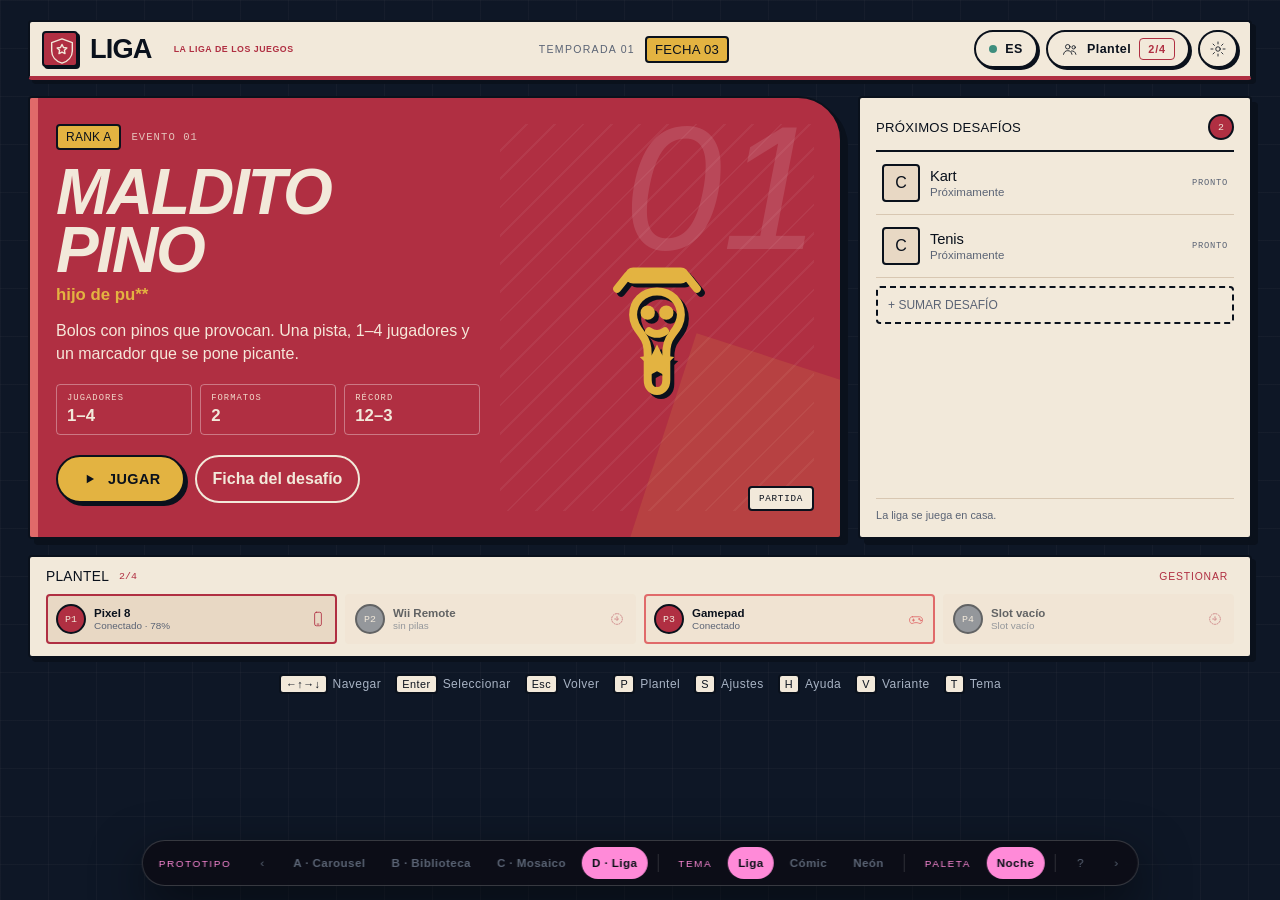
<file: prototype/launcher/index.html>
<!doctype html>
<html lang="es">
  <head>
    <meta charset="utf-8" />
    <meta name="viewport" content="width=device-width, initial-scale=1" />
    <meta name="theme-color" content="#070a10" />
    <title>Toxinator 3 — Launcher prototype</title>
    <link rel="stylesheet" href="./styles.css" />
  </head>
  <body class="theme-liga palette-noche">
    <div id="app"></div>
    <div id="proto-bar" aria-label="Selector de variante del prototipo"></div>
    <noscript>Este prototipo necesita JavaScript.</noscript>
    <script src="./app.js"></script>
  </body>
</html>
</file>
<file: prototype/launcher/styles.css>
:root {
  color-scheme: dark;
  --bg: #070a10;
  --bg-2: #0d121c;
  --panel: #111826;
  --panel-2: #161f30;
  --line: #243149;
  --text: #eef4ff;
  --muted: #8b9bb6;
  --accent: #33d6e6;
  --warm: #ff8a3d;
  --green: #7fe08a;
  --red: #ff5c6c;
  --radius: 18px;
  --shadow: 0 24px 80px rgba(0, 0, 0, 0.45);
  --font-ui: system-ui, -apple-system, "Segoe UI", Roboto, sans-serif;
  --font-display: var(--font-ui);
}

* {
  box-sizing: border-box;
}

html,
body {
  margin: 0;
  min-height: 100%;
  background: var(--bg);
  color: var(--text);
  font-family: var(--font-ui);
  overscroll-behavior: none;
}

.brand,
.details-a h2,
.hero-overlay-b h2,
.tile .tile-label .title,
.sheet-c h2,
.panel-header h2,
.detail-info h3,
.launch-panel h2,
.off-screen h2,
.empty-home h2,
.game-card .card-title,
.side-item .title {
  font-family: var(--font-display);
}

body {
  min-height: 100dvh;
  background:
    radial-gradient(1200px 700px at 50% -10%, rgba(51, 214, 230, 0.12), transparent 60%),
    radial-gradient(900px 600px at 100% 100%, rgba(255, 138, 61, 0.08), transparent 55%),
    var(--bg);
}

button {
  font: inherit;
  color: inherit;
  border: 0;
  background: none;
  cursor: pointer;
}

svg {
  display: block;
}

#app {
  min-height: 100dvh;
  position: relative;
  overflow: hidden;
}

.launcher {
  min-height: 100dvh;
  padding: 20px 28px 92px;
  display: grid;
  grid-template-rows: auto 1fr auto;
  gap: 18px;
}

/* ---------- top bar ---------- */

.topbar {
  display: flex;
  align-items: center;
  justify-content: space-between;
  gap: 20px;
  min-height: 46px;
}

.brand {
  display: flex;
  align-items: center;
  gap: 12px;
  font-weight: 800;
  letter-spacing: 0.12em;
  text-transform: uppercase;
}

.brand .mark {
  width: 28px;
  height: 28px;
  color: var(--accent);
}

.brand small {
  color: var(--muted);
  font-weight: 600;
  letter-spacing: 0.16em;
}

.brand-tag {
  margin-left: 10px;
  color: var(--muted);
  font-family: var(--font-ui);
  font-size: 0.55rem;
  font-weight: 700;
  letter-spacing: 0.14em;
  text-transform: uppercase;
}

.topbar-center {
  color: var(--muted);
  font-size: 0.78rem;
  letter-spacing: 0.2em;
  text-transform: uppercase;
}

.topbar-actions {
  display: flex;
  align-items: center;
  gap: 8px;
}

.pill-button {
  display: inline-flex;
  align-items: center;
  gap: 8px;
  min-height: 38px;
  padding: 0 13px;
  border: 1px solid var(--line);
  border-radius: 999px;
  background: color-mix(in srgb, var(--panel) 82%, transparent);
  color: var(--text);
  font-size: 0.78rem;
  letter-spacing: 0.04em;
  transition: border-color 160ms ease, transform 160ms ease, background 160ms ease;
}

.pill-button:hover,
.pill-button:focus-visible {
  border-color: color-mix(in srgb, var(--accent) 70%, white);
  background: var(--panel-2);
  outline: none;
}

.pill-button:active {
  transform: translateY(1px);
}

.pill-button.icon-only {
  width: 40px;
  justify-content: center;
  padding: 0;
}

.pill-button .dot {
  width: 8px;
  height: 8px;
  border-radius: 50%;
  background: var(--green);
  box-shadow: 0 0 12px var(--green);
}

/* ---------- icons / art ---------- */

.game-art {
  position: relative;
  display: grid;
  place-items: center;
  overflow: hidden;
  border-radius: calc(var(--radius) - 2px);
  background:
    radial-gradient(circle at 50% 20%, color-mix(in srgb, var(--game-accent, var(--accent)) 36%, transparent), transparent 60%),
    linear-gradient(150deg, color-mix(in srgb, var(--game-accent, var(--accent)) 16%, var(--panel)), var(--panel-2));
  color: var(--game-accent, var(--accent));
}

.game-art::after {
  content: "";
  position: absolute;
  inset: auto -30% -55% -30%;
  height: 70%;
  background: radial-gradient(ellipse at center, color-mix(in srgb, var(--game-accent, var(--accent)) 26%, transparent), transparent 70%);
  pointer-events: none;
}

.game-art svg {
  width: 46%;
  height: 46%;
  position: relative;
  z-index: 1;
  filter: drop-shadow(0 14px 30px rgba(0, 0, 0, 0.35));
}

.game-art .ghost {
  position: absolute;
  right: -12%;
  bottom: -18%;
  width: 60%;
  height: 60%;
  opacity: 0.12;
  transform: rotate(-12deg);
}

/* ---------- common bits ---------- */

.badge {
  display: inline-flex;
  align-items: center;
  gap: 6px;
  padding: 4px 8px;
  border: 1px solid var(--line);
  border-radius: 999px;
  color: var(--muted);
  font-size: 0.68rem;
  letter-spacing: 0.08em;
  text-transform: uppercase;
}

.badge.accent {
  color: var(--accent);
  border-color: color-mix(in srgb, var(--accent) 40%, var(--line));
}

.badge.warn {
  color: var(--warm);
  border-color: color-mix(in srgb, var(--warm) 40%, var(--line));
}

.muted {
  color: var(--muted);
}

.hints {
  display: flex;
  flex-wrap: wrap;
  justify-content: center;
  gap: 14px;
  color: var(--muted);
  font-size: 0.75rem;
  letter-spacing: 0.04em;
  padding-bottom: 2px;
}

.hints kbd {
  display: inline-flex;
  align-items: center;
  justify-content: center;
  min-width: 20px;
  height: 20px;
  margin-right: 5px;
  padding: 0 5px;
  border: 1px solid var(--line);
  border-bottom-width: 2px;
  border-radius: 5px;
  background: var(--panel);
  color: var(--text);
  font: inherit;
  font-size: 0.68rem;
}

/* ---------- controllers ---------- */

.controller-strip {
  display: grid;
  grid-template-columns: repeat(4, minmax(0, 1fr));
  gap: 10px;
}

.controller-chip {
  display: flex;
  align-items: center;
  gap: 10px;
  min-width: 0;
  padding: 10px 12px;
  border: 1px solid var(--line);
  border-radius: 14px;
  background: color-mix(in srgb, var(--panel) 88%, transparent);
  text-align: left;
  transition: border-color 160ms ease, background 160ms ease;
}

.controller-chip:hover,
.controller-chip:focus-visible,
.controller-chip.selected {
  border-color: color-mix(in srgb, var(--accent) 55%, var(--line));
  background: var(--panel-2);
  outline: none;
}

.controller-chip .icon {
  width: 30px;
  height: 30px;
  display: grid;
  place-items: center;
  border-radius: 9px;
  background: var(--bg-2);
  color: var(--accent);
  flex: 0 0 auto;
}

.controller-chip.offline .icon {
  color: var(--muted);
}

.controller-chip.warn .icon {
  color: var(--warm);
}

.controller-chip .meta {
  min-width: 0;
  display: grid;
  gap: 2px;
}

.controller-chip .name {
  font-size: 0.78rem;
  font-weight: 650;
  white-space: nowrap;
  overflow: hidden;
  text-overflow: ellipsis;
}

.controller-chip .sub {
  font-size: 0.68rem;
  color: var(--muted);
  white-space: nowrap;
  overflow: hidden;
  text-overflow: ellipsis;
}

.controller-chip .state-dot {
  width: 7px;
  height: 7px;
  border-radius: 50%;
  margin-left: auto;
  background: var(--muted);
  flex: 0 0 auto;
}

.controller-chip.online .state-dot {
  background: var(--green);
  box-shadow: 0 0 10px var(--green);
}

.controller-chip.warn .state-dot {
  background: var(--warm);
  box-shadow: 0 0 10px var(--warm);
}

/* ---------- variant A: carousel ---------- */

.home-a {
  display: grid;
  grid-template-rows: auto 1fr auto auto auto;
  gap: 18px;
  min-height: calc(100dvh - 112px);
}

.carousel-wrap {
  display: grid;
  align-content: center;
  min-height: 0;
}

.carousel {
  display: flex;
  align-items: stretch;
  justify-content: center;
  gap: 18px;
  perspective: 1200px;
}

.game-card {
  position: relative;
  width: min(280px, 26vw);
  min-width: 210px;
  border: 1px solid var(--line);
  border-radius: var(--radius);
  background: var(--panel);
  padding: 12px;
  text-align: left;
  transition: transform 220ms ease, border-color 220ms ease, box-shadow 220ms ease, opacity 220ms ease;
  opacity: 0.62;
  transform: translateY(10px) scale(0.97);
}

.game-card .game-art {
  height: 190px;
  margin-bottom: 12px;
}

.game-card .card-title {
  font-size: 1.05rem;
  font-weight: 750;
  letter-spacing: 0.01em;
}

.game-card .card-sub {
  color: var(--muted);
  font-size: 0.78rem;
  margin-top: 2px;
}

.game-card .card-meta {
  display: flex;
  flex-wrap: wrap;
  gap: 6px;
  margin-top: 10px;
}

.game-card.selected {
  opacity: 1;
  transform: translateY(0) scale(1.04);
  border-color: color-mix(in srgb, var(--accent) 65%, white);
  box-shadow: 0 22px 70px rgba(0, 0, 0, 0.45), 0 0 0 1px color-mix(in srgb, var(--accent) 28%, transparent);
}

.game-card.selected::before {
  content: "";
  position: absolute;
  inset: -1px;
  border-radius: inherit;
  border: 1px solid color-mix(in srgb, var(--accent) 80%, white);
  pointer-events: none;
}

.details-a {
  display: grid;
  grid-template-columns: 1fr auto;
  gap: 20px;
  align-items: center;
  padding: 18px 20px;
  border: 1px solid var(--line);
  border-radius: var(--radius);
  background: color-mix(in srgb, var(--panel) 92%, transparent);
}

.details-a h2 {
  margin: 0 0 4px;
  font-size: clamp(1.4rem, 2.4vw, 2rem);
  letter-spacing: -0.02em;
}

.details-a p {
  margin: 0;
  color: var(--muted);
  max-width: 68ch;
  line-height: 1.45;
}

.details-actions {
  display: flex;
  gap: 10px;
  align-items: center;
}

.primary-button {
  display: inline-flex;
  align-items: center;
  justify-content: center;
  gap: 10px;
  min-height: 48px;
  padding: 0 22px;
  border-radius: 13px;
  background: var(--accent);
  color: #041014;
  font-weight: 800;
  letter-spacing: 0.03em;
  transition: transform 150ms ease, filter 150ms ease;
}

.primary-button:hover,
.primary-button:focus-visible {
  filter: brightness(1.08);
  outline: none;
}

.primary-button:active {
  transform: translateY(1px);
}

button:disabled {
  opacity: 0.42;
  cursor: not-allowed;
  filter: grayscale(0.25);
}

.secondary-button {
  display: inline-flex;
  align-items: center;
  justify-content: center;
  gap: 8px;
  min-height: 44px;
  padding: 0 16px;
  border: 1px solid var(--line);
  border-radius: 12px;
  background: var(--panel);
  color: var(--text);
  transition: border-color 150ms ease, background 150ms ease;
}

.secondary-button:hover,
.secondary-button:focus-visible {
  border-color: color-mix(in srgb, var(--accent) 55%, var(--line));
  background: var(--panel-2);
  outline: none;
}

.mode-pills {
  display: flex;
  gap: 8px;
  flex-wrap: wrap;
}

.mode-pill {
  padding: 7px 12px;
  border: 1px solid var(--line);
  border-radius: 999px;
  color: var(--muted);
  font-size: 0.76rem;
}

.mode-pill.selected {
  color: var(--accent);
  border-color: color-mix(in srgb, var(--accent) 55%, var(--line));
  background: color-mix(in srgb, var(--accent) 10%, transparent);
}

/* ---------- variant B: sidebar ---------- */

.home-b {
  display: grid;
  grid-template-columns: 310px minmax(0, 1fr) 292px;
  grid-template-rows: auto minmax(0, 1fr) auto;
  gap: 18px;
  min-height: calc(100dvh - 112px);
}

.home-b .topbar {
  grid-column: 1 / -1;
}

.sidebar-b {
  display: grid;
  align-content: start;
  gap: 10px;
  padding: 12px;
  border: 1px solid var(--line);
  border-radius: var(--radius);
  background: color-mix(in srgb, var(--panel) 72%, transparent);
  overflow: auto;
}

.sidebar-title {
  color: var(--muted);
  font-size: 0.7rem;
  letter-spacing: 0.16em;
  text-transform: uppercase;
  padding: 4px 8px 8px;
}

.side-item {
  display: grid;
  grid-template-columns: 54px minmax(0, 1fr) auto;
  gap: 12px;
  align-items: center;
  padding: 10px;
  border: 1px solid transparent;
  border-radius: 13px;
  text-align: left;
  transition: background 150ms ease, border-color 150ms ease;
}

.side-item:hover,
.side-item:focus-visible {
  background: var(--panel-2);
  outline: none;
}

.side-item.selected {
  border-color: color-mix(in srgb, var(--accent) 55%, var(--line));
  background: color-mix(in srgb, var(--accent) 9%, var(--panel));
}

.side-item .game-art {
  width: 54px;
  height: 54px;
  border-radius: 11px;
}

.side-item .game-art svg {
  width: 54%;
  height: 54%;
}

.side-item .title,
.side-item .sub {
  display: block;
}

.side-item .title {
  font-weight: 700;
  font-size: 0.9rem;
}

.side-item .sub {
  color: var(--muted);
  font-size: 0.72rem;
  margin-top: 2px;
}

.side-item .state {
  width: 8px;
  height: 8px;
  border-radius: 50%;
  background: var(--muted);
}

.side-item.installed .state {
  background: var(--green);
  box-shadow: 0 0 10px var(--green);
}

.hero-b {
  display: grid;
  grid-template-rows: minmax(0, 1fr) auto;
  gap: 16px;
  min-height: 0;
}

.hero-art-b {
  position: relative;
  min-height: 0;
  border: 1px solid var(--line);
  border-radius: var(--radius);
  overflow: hidden;
}

.hero-art-b .game-art {
  position: absolute;
  inset: 0;
  border-radius: 0;
}

.hero-art-b .game-art svg {
  width: min(34%, 300px);
  height: min(34%, 300px);
}

.hero-overlay-b {
  position: absolute;
  inset: auto 0 0;
  padding: 26px;
  background: linear-gradient(180deg, transparent, rgba(4, 8, 14, 0.92) 55%);
}

.hero-overlay-b h2 {
  margin: 0 0 6px;
  font-size: clamp(1.8rem, 3.6vw, 3.2rem);
  letter-spacing: -0.035em;
}

.hero-overlay-b p {
  margin: 0;
  max-width: 66ch;
  color: var(--muted);
  line-height: 1.45;
}

.hero-actions-b {
  display: flex;
  align-items: center;
  justify-content: space-between;
  gap: 14px;
  padding: 14px 16px;
  border: 1px solid var(--line);
  border-radius: var(--radius);
  background: var(--panel);
}

.hero-meta-b {
  display: flex;
  gap: 8px;
  flex-wrap: wrap;
}

.controller-panel-b {
  display: grid;
  align-content: start;
  gap: 10px;
  padding: 14px;
  border: 1px solid var(--line);
  border-radius: var(--radius);
  background: color-mix(in srgb, var(--panel) 78%, transparent);
}

.controller-panel-b .controller-strip {
  grid-template-columns: 1fr;
}

.panel-heading {
  display: flex;
  align-items: center;
  justify-content: space-between;
  gap: 10px;
  color: var(--muted);
  font-size: 0.7rem;
  letter-spacing: 0.14em;
  text-transform: uppercase;
  padding: 2px 4px 6px;
}

.panel-heading button {
  color: var(--accent);
  font-size: 0.7rem;
  letter-spacing: 0.06em;
  text-transform: uppercase;
}

.home-b .hints {
  grid-column: 1 / -1;
}

/* ---------- variant C: mosaic ---------- */

.home-c {
  display: grid;
  grid-template-rows: auto minmax(0, 1fr) auto auto;
  gap: 16px;
  min-height: calc(100dvh - 112px);
}

.top-c {
  display: flex;
  align-items: center;
  justify-content: space-between;
  gap: 16px;
}

.top-c .brand {
  font-size: 0.9rem;
}

.status-dots {
  display: flex;
  align-items: center;
  gap: 8px;
}

.status-dot {
  width: 10px;
  height: 10px;
  border-radius: 50%;
  background: var(--line);
}

.status-dot.online {
  background: var(--green);
  box-shadow: 0 0 12px var(--green);
}

.status-dot.warn {
  background: var(--warm);
  box-shadow: 0 0 12px var(--warm);
}

.grid-c {
  display: grid;
  grid-template-columns: 1.35fr 0.85fr;
  grid-template-rows: 1.2fr 0.8fr;
  gap: 14px;
  min-height: 0;
}

.tile {
  position: relative;
  border: 1px solid var(--line);
  border-radius: var(--radius);
  overflow: hidden;
  min-height: 0;
  text-align: left;
  transition: border-color 180ms ease, transform 180ms ease, opacity 180ms ease;
  opacity: 0.72;
}

.tile .game-art {
  position: absolute;
  inset: 0;
  border-radius: 0;
}

.tile .game-art svg {
  width: min(36%, 180px);
  height: min(36%, 180px);
}

.tile .tile-label {
  position: absolute;
  inset: auto 0 0;
  padding: 18px;
  background: linear-gradient(180deg, transparent, rgba(4, 8, 14, 0.92) 60%);
}

.tile .tile-label .title {
  font-size: clamp(1.1rem, 2.2vw, 1.7rem);
  font-weight: 800;
  letter-spacing: -0.02em;
}

.tile .tile-label .sub {
  color: var(--muted);
  font-size: 0.78rem;
  margin-top: 3px;
}

.tile.selected {
  opacity: 1;
  border-color: color-mix(in srgb, var(--accent) 70%, white);
  transform: scale(1.01);
  box-shadow: 0 18px 60px rgba(0, 0, 0, 0.4);
}

.tile.selected::after {
  content: "";
  position: absolute;
  inset: 0;
  border: 1px solid color-mix(in srgb, var(--accent) 80%, white);
  border-radius: inherit;
  pointer-events: none;
}

.tile.empty-tile {
  opacity: 0.38;
}

.sheet-c {
  display: grid;
  grid-template-columns: minmax(0, 1fr) auto;
  gap: 18px;
  align-items: center;
  padding: 16px 20px;
  border: 1px solid var(--line);
  border-radius: var(--radius);
  background: color-mix(in srgb, var(--panel) 92%, transparent);
  backdrop-filter: blur(12px);
}

.sheet-c h2 {
  margin: 0 0 4px;
  font-size: clamp(1.2rem, 2vw, 1.65rem);
}

.sheet-c p {
  margin: 0;
  color: var(--muted);
  line-height: 1.4;
}

.sheet-actions-c {
  display: flex;
  gap: 10px;
  align-items: center;
}

.empty-home {
  display: grid;
  place-content: center;
  gap: 14px;
  min-height: calc(100dvh - 190px);
  text-align: center;
  border: 1px dashed var(--line);
  border-radius: var(--radius);
}

.empty-home h2 {
  margin: 0;
  font-size: clamp(1.6rem, 3vw, 2.6rem);
}

.empty-home p {
  margin: 0;
  color: var(--muted);
  max-width: 56ch;
  line-height: 1.5;
}

.empty-home .secondary-button {
  justify-self: center;
  min-width: 220px;
}

/* ---------- overlays ---------- */

.overlay {
  position: fixed;
  inset: 0;
  z-index: 500;
  display: grid;
  place-items: center;
  padding: 24px 24px 92px;
  background: rgba(3, 6, 11, 0.82);
}

@keyframes overlay-in {
  from {
    opacity: 0;
  }
  to {
    opacity: 1;
  }
}

.panel {
  width: min(980px, 100%);
  max-height: min(760px, calc(100dvh - 130px));
  overflow: auto;
  border: 1px solid var(--line);
  border-radius: 24px;
  background: #141c2b;
  box-shadow: var(--shadow);
}

@keyframes panel-in {
  from {
    transform: translateY(16px) scale(0.985);
    opacity: 0;
  }
  to {
    transform: translateY(0) scale(1);
    opacity: 1;
  }
}

.panel-header {
  display: flex;
  align-items: flex-start;
  justify-content: space-between;
  gap: 18px;
  padding: 24px 26px 0;
}

.panel-header h2 {
  margin: 0;
  font-size: clamp(1.4rem, 2.4vw, 2rem);
  letter-spacing: -0.02em;
}

.panel-header p {
  margin: 4px 0 0;
  color: var(--muted);
  line-height: 1.4;
}

.panel-body {
  padding: 20px 26px 26px;
}

.panel-actions {
  display: flex;
  justify-content: flex-end;
  gap: 10px;
  padding: 0 26px 24px;
}

.panel-close {
  width: 40px;
  height: 40px;
  display: grid;
  place-items: center;
  border: 1px solid var(--line);
  border-radius: 11px;
  color: var(--muted);
}

.panel-close:hover,
.panel-close:focus-visible {
  color: var(--text);
  border-color: var(--accent);
  outline: none;
}

.detail-layout {
  display: grid;
  grid-template-columns: 300px minmax(0, 1fr);
  gap: 24px;
}

.detail-art {
  min-height: 300px;
  background-color: #0f1622;
}

.detail-info h3 {
  margin: 0 0 6px;
  font-size: clamp(1.6rem, 3vw, 2.4rem);
  letter-spacing: -0.03em;
}

.detail-info .subtitle {
  color: var(--muted);
  margin: 0 0 14px;
}

.detail-info .description {
  color: var(--muted);
  line-height: 1.55;
  margin: 0 0 18px;
}

.meta-grid {
  display: grid;
  grid-template-columns: repeat(2, minmax(0, 1fr));
  gap: 10px;
  margin: 18px 0;
}

.meta-item {
  padding: 10px 12px;
  border: 1px solid var(--line);
  border-radius: 12px;
  background: var(--bg-2);
}

.meta-item .label {
  color: var(--muted);
  font-size: 0.68rem;
  letter-spacing: 0.12em;
  text-transform: uppercase;
}

.meta-item .value {
  margin-top: 4px;
  font-weight: 650;
}

.mode-list {
  display: grid;
  gap: 8px;
  margin: 14px 0;
}

.mode-row {
  display: flex;
  align-items: center;
  justify-content: space-between;
  gap: 12px;
  padding: 12px 14px;
  border: 1px solid var(--line);
  border-radius: 12px;
  background: var(--bg-2);
  text-align: left;
}

.mode-row.selected {
  border-color: color-mix(in srgb, var(--accent) 60%, var(--line));
  background: color-mix(in srgb, var(--accent) 8%, var(--bg-2));
}

.mode-row .mode-name,
.mode-row .mode-desc {
  display: block;
}

.mode-row .mode-name {
  font-weight: 650;
}

.mode-row .mode-desc {
  color: var(--muted);
  font-size: 0.78rem;
  margin-top: 2px;
}

/* settings */

.settings-list {
  display: grid;
  gap: 8px;
}

.setting-row {
  display: grid;
  grid-template-columns: minmax(0, 1fr) auto;
  gap: 16px;
  align-items: center;
  padding: 13px 14px;
  border: 1px solid var(--line);
  border-radius: 12px;
  background: var(--bg-2);
  text-align: left;
}

.setting-row.selected {
  border-color: color-mix(in srgb, var(--accent) 60%, var(--line));
  background: color-mix(in srgb, var(--accent) 8%, var(--bg-2));
}

.setting-row .setting-label {
  font-weight: 650;
}

.setting-row .setting-desc {
  color: var(--muted);
  font-size: 0.76rem;
  margin-top: 2px;
}

.setting-value {
  display: flex;
  align-items: center;
  gap: 8px;
  color: var(--accent);
  font-weight: 700;
  font-variant-numeric: tabular-nums;
}

.value-step {
  width: 30px;
  height: 30px;
  display: grid;
  place-items: center;
  border: 1px solid var(--line);
  border-radius: 8px;
  color: var(--muted);
  background: var(--panel);
}

.value-step:hover,
.value-step:focus-visible {
  color: var(--text);
  border-color: var(--accent);
  outline: none;
}

/* players */

.players-summary {
  display: flex;
  align-items: center;
  justify-content: space-between;
  gap: 14px;
  padding: 12px 14px;
  margin-bottom: 14px;
  border: 1px solid var(--line);
  border-radius: 12px;
  background: var(--bg-2);
}

.players-summary .caps {
  display: flex;
  gap: 6px;
  flex-wrap: wrap;
}

.slots-grid {
  display: grid;
  grid-template-columns: repeat(2, minmax(0, 1fr));
  gap: 12px;
}

.slot-card {
  display: grid;
  gap: 12px;
  padding: 16px;
  border: 1px solid var(--line);
  border-radius: 14px;
  background: var(--bg-2);
  text-align: left;
  transition: border-color 150ms ease, background 150ms ease;
}

.slot-card:hover,
.slot-card:focus-visible {
  border-color: color-mix(in srgb, var(--accent) 45%, var(--line));
  outline: none;
}

.slot-card.selected {
  border-color: color-mix(in srgb, var(--accent) 70%, var(--line));
  background: color-mix(in srgb, var(--accent) 7%, var(--bg-2));
}

.slot-head {
  display: flex;
  align-items: center;
  justify-content: space-between;
  gap: 10px;
}

.slot-title {
  font-weight: 750;
}

.slot-status {
  display: flex;
  align-items: center;
  gap: 7px;
  color: var(--muted);
  font-size: 0.72rem;
}

.slot-body {
  display: flex;
  align-items: center;
  gap: 12px;
}

.slot-icon {
  width: 42px;
  height: 42px;
  display: grid;
  place-items: center;
  border-radius: 11px;
  background: var(--panel);
  color: var(--accent);
  flex: 0 0 auto;
}

.slot-icon.offline {
  color: var(--muted);
}

.slot-name {
  font-weight: 650;
}

.slot-caps {
  display: flex;
  flex-wrap: wrap;
  gap: 5px;
  margin-top: 5px;
}

.slot-warning {
  color: var(--warm);
  font-size: 0.75rem;
  display: flex;
  align-items: center;
  gap: 6px;
}

/* connecting */

.qr-wrap {
  display: grid;
  grid-template-columns: 190px minmax(0, 1fr);
  gap: 24px;
  align-items: center;
}

.qr {
  width: 190px;
  height: 190px;
  padding: 10px;
  border-radius: 14px;
  background: #f4f7ff;
  display: grid;
  grid-template-columns: repeat(11, 1fr);
  grid-template-rows: repeat(11, 1fr);
  gap: 2px;
}

.qr span {
  border-radius: 1px;
  background: #0b0d12;
}

.qr span.blank {
  background: transparent;
}

.spinner {
  width: 26px;
  height: 26px;
  border: 3px solid var(--line);
  border-top-color: var(--accent);
  border-radius: 50%;
  animation: spin 800ms linear infinite;
}

@keyframes spin {
  to {
    transform: rotate(360deg);
  }
}

.connecting-copy {
  display: grid;
  gap: 10px;
}

.connecting-copy h3 {
  margin: 0;
  font-size: 1.2rem;
}

.connecting-copy p {
  margin: 0;
  color: var(--muted);
  line-height: 1.5;
}

.inline-status {
  display: flex;
  align-items: center;
  gap: 10px;
  color: var(--accent);
  font-size: 0.8rem;
  letter-spacing: 0.06em;
  text-transform: uppercase;
}

/* error / quit / off / launch */

.error-panel {
  border-color: color-mix(in srgb, var(--red) 45%, var(--line));
}

.error-icon {
  width: 46px;
  height: 46px;
  display: grid;
  place-items: center;
  border-radius: 13px;
  background: color-mix(in srgb, var(--red) 14%, transparent);
  color: var(--red);
  margin-bottom: 14px;
}

.off-screen {
  display: grid;
  place-content: center;
  gap: 12px;
  min-height: 60vh;
  text-align: center;
}

.off-screen h2 {
  margin: 0;
  font-size: clamp(1.5rem, 3vw, 2.4rem);
}

.off-screen p {
  margin: 0;
  color: var(--muted);
}

.launch-panel {
  width: min(760px, 100%);
  padding: 34px;
  border: 1px solid var(--line);
  border-radius: 24px;
  background: linear-gradient(180deg, var(--panel-2), var(--panel));
  text-align: center;
}

.launch-art {
  width: 132px;
  height: 132px;
  margin: 0 auto 20px;
  border-radius: 22px;
}

.launch-panel h2 {
  margin: 0 0 6px;
  font-size: clamp(1.5rem, 3vw, 2.2rem);
}

.launch-panel p {
  margin: 0;
  color: var(--muted);
}

.progress {
  height: 8px;
  margin: 24px 0 12px;
  border-radius: 999px;
  background: var(--line);
  overflow: hidden;
}

.progress span {
  display: block;
  height: 100%;
  width: 0;
  border-radius: inherit;
  background: linear-gradient(90deg, var(--accent), var(--warm));
  animation: progress 2.2s cubic-bezier(0.4, 0.1, 0.2, 1) forwards;
}

@keyframes progress {
  to {
    width: 100%;
  }
}

.launch-status {
  color: var(--accent);
  font-size: 0.8rem;
  letter-spacing: 0.12em;
  text-transform: uppercase;
}

/* help */

.help-grid {
  display: grid;
  grid-template-columns: repeat(2, minmax(0, 1fr));
  gap: 10px 22px;
  margin: 18px 0;
}

.help-row {
  display: flex;
  align-items: flex-start;
  justify-content: space-between;
  gap: 16px;
  padding-bottom: 8px;
  border-bottom: 1px solid var(--line);
}

.help-row code {
  color: var(--accent);
  font-size: 0.8rem;
  white-space: nowrap;
}

.help-row span {
  color: var(--muted);
  font-size: 0.8rem;
  text-align: right;
}

.state-line {
  margin-top: 16px;
  padding: 12px 14px;
  border: 1px solid var(--line);
  border-radius: 12px;
  background: var(--bg-2);
  color: var(--muted);
  font-size: 0.78rem;
  line-height: 1.5;
}

.state-line code {
  color: var(--accent);
}

/* ---------- floating prototype bar ---------- */

#proto-bar {
  position: fixed;
  left: 50%;
  bottom: 14px;
  z-index: 1000;
  transform: translateX(-50%);
  display: flex;
  align-items: center;
  gap: 6px;
  max-width: calc(100vw - 20px);
  overflow-x: auto;
  padding: 6px;
  border: 1px solid rgba(255, 255, 255, 0.18);
  border-radius: 999px;
  background: rgba(12, 14, 22, 0.92);
  box-shadow: 0 18px 50px rgba(0, 0, 0, 0.55);
  backdrop-filter: blur(14px);
  color: var(--text);
  font-size: 0.74rem;
}

#proto-bar .proto-label {
  padding: 0 10px;
  color: #ff8ad8;
  font-size: 0.62rem;
  letter-spacing: 0.16em;
  text-transform: uppercase;
  white-space: nowrap;
}

#proto-bar .variant-button {
  min-width: 34px;
  height: 32px;
  padding: 0 10px;
  border-radius: 999px;
  color: var(--muted);
  font-size: 0.72rem;
  font-weight: 700;
  letter-spacing: 0.04em;
  white-space: nowrap;
}

#proto-bar .variant-button:hover,
#proto-bar .variant-button:focus-visible {
  color: var(--text);
  background: rgba(255, 255, 255, 0.08);
  outline: none;
}

#proto-bar .variant-button.active {
  color: #091016;
  background: #ff8ad8;
}

#proto-bar .arrow {
  width: 30px;
  height: 30px;
  display: grid;
  place-items: center;
  border-radius: 50%;
  color: var(--muted);
}

#proto-bar .arrow:hover,
#proto-bar .arrow:focus-visible {
  color: var(--text);
  background: rgba(255, 255, 255, 0.08);
  outline: none;
}

#proto-bar .divider {
  width: 1px;
  height: 18px;
  background: rgba(255, 255, 255, 0.14);
  margin: 0 4px;
}

/* ---------- responsive ---------- */

@media (max-width: 1100px) {
  .home-b {
    grid-template-columns: 260px minmax(0, 1fr);
  }

  .controller-panel-b {
    grid-column: 1 / -1;
  }

  .controller-panel-b .controller-strip {
    grid-template-columns: repeat(4, minmax(0, 1fr));
  }
}

@media (max-width: 900px) {
  .launcher {
    padding: 16px 16px 88px;
  }

  .topbar,
  .top-c {
    flex-wrap: wrap;
    row-gap: 8px;
  }

  .brand-tag {
    display: none;
  }

  body.theme-bolera78 .topbar,
  body.theme-bolera78 .top-c {
    margin: -16px -16px 0;
    padding: 10px 12px;
  }

  .topbar-center {
    display: none;
  }

  .game-card {
    width: min(240px, 44vw);
  }

  .home-b {
    grid-template-columns: 1fr;
    grid-template-rows: auto auto auto auto;
  }

  .sidebar-b {
    grid-template-columns: repeat(3, minmax(0, 1fr));
  }

  .sidebar-title {
    display: none;
  }

  .side-item {
    grid-template-columns: 42px minmax(0, 1fr);
  }

  .side-item .state {
    display: none;
  }

  .hero-art-b {
    min-height: 280px;
  }

  .grid-c {
    grid-template-columns: 1fr;
    grid-template-rows: repeat(3, minmax(140px, 1fr));
  }

  .detail-layout {
    grid-template-columns: 1fr;
  }

  .detail-art {
    min-height: 200px;
  }

  .slots-grid,
  .help-grid {
    grid-template-columns: 1fr;
  }

  .qr-wrap {
    grid-template-columns: 1fr;
    justify-items: center;
  }

  .controller-strip {
    grid-template-columns: repeat(2, minmax(0, 1fr));
  }

  .sheet-c {
    grid-template-columns: 1fr;
  }
}

@media (max-width: 620px) {
  .carousel {
    justify-content: flex-start;
    overflow-x: auto;
    padding: 8px 4px 18px;
  }

  .game-card {
    width: 220px;
  }

  .details-a {
    grid-template-columns: 1fr;
  }

  .details-actions {
    justify-content: flex-start;
  }

  .topbar-actions .pill-button span.label {
    display: none;
  }

  .sidebar-b {
    grid-template-columns: 1fr;
  }

  .meta-grid {
    grid-template-columns: 1fr;
  }
}

/* ================================================================
   DESIGN DIRECTIONS
   The three identities below are deliberately not "dark neon UI".
   They are grounded in the console's living-room / bowling / comic
   subject matter and use flat color, edge, and type as structure.
   ================================================================ */

/* ---------- 1. LIGA TÓXICA ---------- */

body.theme-toxica {
  color-scheme: light;
  --bg: #e9e2d0;
  --bg-2: #f3ecdb;
  --panel: #f3ecdb;
  --panel-2: #e4dcc8;
  --line: #151412;
  --text: #151412;
  --muted: #625d52;
  --accent: #f05a28;
  --warm: #d8f23a;
  --green: #2f6b4f;
  --red: #c7352b;
  --radius: 0px;
  --shadow: 8px 8px 0 #151412;
  --font-ui: "Nimbus Sans Narrow", "Liberation Sans", sans-serif;
  --font-display: "Nimbus Sans Narrow", "Liberation Sans", sans-serif;
  background-color: var(--bg);
  background-image: none;
}

body.theme-toxica::before {
  content: "";
  position: fixed;
  inset: 0 0 auto;
  z-index: 1001;
  height: 9px;
  background: repeating-linear-gradient(
    45deg,
    var(--line) 0 11px,
    var(--warm) 11px 22px
  );
  pointer-events: none;
}

body.theme-toxica .topbar,
body.theme-toxica .top-c {
  border-bottom: 2px solid var(--line);
  padding-bottom: 12px;
}

body.theme-toxica .brand {
  font-size: 1.35rem;
  letter-spacing: -0.02em;
  text-transform: uppercase;
}

body.theme-toxica .brand .mark {
  width: 32px;
  height: 32px;
  padding: 3px;
  color: var(--line);
  background: var(--warm);
  border: 2px solid var(--line);
  box-shadow: 3px 3px 0 var(--line);
}

body.theme-toxica .brand-tag {
  color: var(--accent);
  font-family: var(--font-display);
  letter-spacing: 0.06em;
}

body.theme-toxica .topbar-center {
  font-family: var(--font-display);
  color: var(--line);
  letter-spacing: 0.18em;
}

body.theme-toxica .pill-button,
body.theme-toxica .secondary-button,
body.theme-toxica .value-step {
  border: 2px solid var(--line);
  border-radius: 0;
  background: var(--panel);
  box-shadow: 3px 3px 0 var(--line);
  color: var(--line);
}

body.theme-toxica .pill-button .dot {
  background: var(--accent);
  box-shadow: none;
}

body.theme-toxica .pill-button:hover,
body.theme-toxica .pill-button:focus-visible,
body.theme-toxica .secondary-button:hover,
body.theme-toxica .secondary-button:focus-visible {
  background: var(--warm);
  border-color: var(--line);
}

body.theme-toxica .game-art {
  background: var(--panel-2);
  border: 2px solid var(--line);
  border-radius: 0;
  box-shadow: 5px 5px 0 var(--line);
  color: var(--accent);
}

body.theme-toxica .game-art::after {
  inset: auto 0 0;
  height: 10px;
  background: repeating-linear-gradient(
    45deg,
    var(--line) 0 8px,
    var(--warm) 8px 16px
  );
  opacity: 1;
}

body.theme-toxica .game-art svg {
  filter: none;
}

body.theme-toxica .game-card,
body.theme-toxica .tile {
  border: 2px solid var(--line);
  border-radius: 0;
  background: var(--panel);
  box-shadow: 6px 6px 0 var(--line);
  opacity: 0.78;
}

body.theme-toxica .game-card.selected,
body.theme-toxica .tile.selected {
  border-color: var(--accent);
  box-shadow: 8px 8px 0 var(--line);
  opacity: 1;
}

body.theme-toxica .game-card.selected::before,
body.theme-toxica .tile.selected::after {
  border-color: var(--accent);
  border-radius: 0;
}

body.theme-toxica .tile .tile-label {
  background: var(--panel);
  border-top: 2px solid var(--line);
}

body.theme-toxica .tile .tile-label .title,
body.theme-toxica .game-card .card-title {
  text-transform: uppercase;
  letter-spacing: 0.01em;
}

body.theme-toxica .tile .tile-label .sub,
body.theme-toxica .game-card .card-sub {
  font-family: var(--font-ui);
  color: var(--muted);
}

body.theme-toxica .badge {
  border: 1.5px solid var(--line);
  border-radius: 0;
  background: var(--panel);
  color: var(--muted);
  font-family: var(--font-ui);
}

body.theme-toxica .badge.accent {
  border-color: var(--accent);
  background: var(--accent);
  color: var(--line);
}

body.theme-toxica .badge.warn {
  border-color: var(--line);
  background: var(--warm);
  color: var(--line);
}

body.theme-toxica .primary-button {
  border: 2px solid var(--line);
  border-radius: 0;
  background: var(--warm);
  color: var(--line);
  box-shadow: 4px 4px 0 var(--line);
  font-family: var(--font-display);
  text-transform: uppercase;
  letter-spacing: 0.06em;
}

body.theme-toxica .primary-button:hover,
body.theme-toxica .primary-button:focus-visible {
  background: var(--accent);
  color: var(--line);
  filter: none;
}

body.theme-toxica .mode-pill {
  border: 2px solid var(--line);
  border-radius: 0;
  background: var(--panel);
  color: var(--line);
}

body.theme-toxica .mode-pill.selected {
  background: var(--accent);
  color: var(--line);
  border-color: var(--line);
}

body.theme-toxica .details-a,
body.theme-toxica .hero-actions-b,
body.theme-toxica .controller-panel-b {
  border: 2px solid var(--line);
  border-radius: 0;
  background: var(--panel);
  box-shadow: 5px 5px 0 var(--line);
}

body.theme-toxica .sheet-c {
  border: 2px solid var(--line);
  border-radius: 0;
  background: var(--panel);
  box-shadow: 6px 6px 0 var(--line);
}

body.theme-toxica .sheet-c .primary-button {
  background: var(--accent);
}

body.theme-toxica .controller-chip {
  border: 2px solid var(--line);
  border-radius: 0;
  background: var(--panel);
}

body.theme-toxica .controller-chip .icon,
body.theme-toxica .slot-icon {
  border: 1.5px solid var(--line);
  border-radius: 0;
  background: var(--warm);
  color: var(--line);
}

body.theme-toxica .hints {
  color: var(--muted);
}

body.theme-toxica .hints kbd {
  border: 2px solid var(--line);
  border-radius: 0;
  background: var(--panel);
  box-shadow: 2px 2px 0 var(--line);
  color: var(--line);
}

body.theme-toxica .panel {
  border: 2px solid var(--line);
  border-radius: 0;
  background: var(--panel);
  box-shadow: 10px 10px 0 var(--line);
}

body.theme-toxica .overlay {
  background: rgba(21, 20, 18, 0.62);
}

body.theme-toxica .detail-art {
  background: var(--panel-2);
}

body.theme-toxica .mode-row,
body.theme-toxica .setting-row,
body.theme-toxica .slot-card,
body.theme-toxica .players-summary,
body.theme-toxica .meta-item {
  border: 1.5px solid var(--line);
  border-radius: 0;
  background: var(--panel);
}

body.theme-toxica .mode-row.selected,
body.theme-toxica .setting-row.selected,
body.theme-toxica .slot-card.selected {
  border-color: var(--accent);
  background: var(--panel-2);
}

body.theme-toxica .value-step {
  border-radius: 0;
}

body.theme-toxica .launch-panel {
  border: 2px solid var(--line);
  border-radius: 0;
  background: var(--panel);
  box-shadow: 10px 10px 0 var(--line);
}

body.theme-toxica .progress {
  border-radius: 0;
  background: var(--panel-2);
  border: 1.5px solid var(--line);
}

body.theme-toxica .progress span {
  border-radius: 0;
  background: var(--accent);
}

/* ---------- 2. CÓMIC DE BARRIO ---------- */

body.theme-comic {
  color-scheme: light;
  --bg: #efe7d5;
  --bg-2: #e5dac3;
  --panel: #fff8e7;
  --panel-2: #f1e4c8;
  --line: #17130f;
  --text: #17130f;
  --muted: #665b4d;
  --accent: #f23b7a;
  --warm: #ffd400;
  --green: #00a6c8;
  --red: #e23a2e;
  --radius: 0px;
  --shadow: 6px 6px 0 #17130f;
  --font-ui: "Liberation Sans", "Noto Sans", sans-serif;
  --font-display: "Liberation Sans", "Noto Sans", sans-serif;
  background-color: var(--bg);
  background-image: radial-gradient(#17130f14 1px, transparent 1px);
  background-size: 5px 5px;
}

body.theme-comic .brand {
  font-style: italic;
  font-weight: 900;
  font-size: 1.45rem;
  letter-spacing: -0.04em;
  text-transform: uppercase;
  text-shadow: 2px 2px 0 var(--warm);
}

body.theme-comic .brand .mark {
  width: 34px;
  height: 34px;
  padding: 4px;
  color: var(--line);
  background: var(--warm);
  border: 3px solid var(--line);
  border-radius: 50%;
  box-shadow: 3px 3px 0 var(--line);
}

body.theme-comic .brand-tag {
  color: var(--line);
  background: var(--warm);
  border: 2px solid var(--line);
  padding: 2px 6px;
  font-family: var(--font-display);
  font-style: italic;
  letter-spacing: 0.04em;
  transform: rotate(-2deg);
}

body.theme-comic .topbar-center {
  color: var(--line);
  font-family: var(--font-display);
  font-style: italic;
  font-weight: 900;
  letter-spacing: 0.06em;
}

body.theme-comic .pill-button,
body.theme-comic .secondary-button,
body.theme-comic .value-step {
  border: 2px solid var(--line);
  border-radius: 0;
  background: var(--panel);
  box-shadow: 3px 3px 0 var(--line);
  color: var(--line);
}

body.theme-comic .pill-button .dot {
  background: var(--accent);
  box-shadow: none;
}

body.theme-comic .pill-button:hover,
body.theme-comic .pill-button:focus-visible,
body.theme-comic .secondary-button:hover,
body.theme-comic .secondary-button:focus-visible {
  background: var(--warm);
  border-color: var(--line);
}

body.theme-comic .game-art {
  background: var(--panel-2);
  border: 3px solid var(--line);
  border-radius: 0;
  box-shadow: 6px 6px 0 var(--line);
  color: var(--line);
}

body.theme-comic [data-game="0"] .game-art {
  background: var(--accent);
}

body.theme-comic [data-game="1"] .game-art {
  background: var(--warm);
}

body.theme-comic [data-game="2"] .game-art {
  background: var(--green);
}

body.theme-comic .game-art::after {
  inset: 0;
  height: auto;
  background-image: radial-gradient(#17130f24 1.2px, transparent 1.2px);
  background-size: 6px 6px;
  opacity: 0.55;
}

body.theme-comic .game-art svg {
  filter: drop-shadow(2px 2px 0 var(--line));
}

body.theme-comic .game-card,
body.theme-comic .tile {
  border: 3px solid var(--line);
  border-radius: 0;
  background: var(--panel);
  box-shadow: 6px 6px 0 var(--line);
  opacity: 0.8;
}

body.theme-comic .game-card.selected,
body.theme-comic .tile.selected {
  border-color: var(--line);
  box-shadow: 8px 8px 0 var(--accent);
  opacity: 1;
  transform: rotate(-0.5deg) scale(1.01);
}

body.theme-comic .game-card.selected::before,
body.theme-comic .tile.selected::after {
  border-color: var(--line);
  border-radius: 0;
}

body.theme-comic .tile .tile-label {
  background: var(--panel);
  border-top: 3px solid var(--line);
}

body.theme-comic .tile .tile-label .title,
body.theme-comic .game-card .card-title {
  text-transform: uppercase;
  font-style: italic;
  letter-spacing: -0.02em;
}

body.theme-comic .tile .tile-label .sub,
body.theme-comic .game-card .card-sub {
  font-family: var(--font-ui);
  color: var(--muted);
}

body.theme-comic .badge {
  border: 2px solid var(--line);
  border-radius: 0;
  background: var(--panel);
  color: var(--line);
  font-weight: 700;
}

body.theme-comic .badge.accent {
  background: var(--warm);
  border-color: var(--line);
  color: var(--line);
}

body.theme-comic .badge.warn {
  background: var(--accent);
  border-color: var(--line);
  color: var(--line);
}

body.theme-comic .primary-button {
  border: 3px solid var(--line);
  border-radius: 0;
  background: var(--accent);
  color: var(--line);
  box-shadow: 4px 4px 0 var(--line);
  font-family: var(--font-display);
  font-style: italic;
  text-transform: uppercase;
  letter-spacing: 0.02em;
}

body.theme-comic .primary-button:hover,
body.theme-comic .primary-button:focus-visible {
  background: var(--warm);
  color: var(--line);
  filter: none;
}

body.theme-comic .mode-pill {
  border: 2px solid var(--line);
  border-radius: 0;
  background: var(--panel);
  color: var(--line);
}

body.theme-comic .mode-pill.selected {
  background: var(--warm);
  color: var(--line);
  border-color: var(--line);
}

body.theme-comic .details-a,
body.theme-comic .hero-actions-b,
body.theme-comic .controller-panel-b {
  border: 3px solid var(--line);
  border-radius: 0;
  background: var(--panel);
  box-shadow: 5px 5px 0 var(--line);
}

body.theme-comic .sheet-c {
  border: 3px solid var(--line);
  border-radius: 0;
  background: var(--panel);
  box-shadow: 6px 6px 0 var(--line);
}

body.theme-comic .sheet-c .primary-button {
  background: var(--warm);
}

body.theme-comic .controller-chip {
  border: 2px solid var(--line);
  border-radius: 0;
  background: var(--panel);
}

body.theme-comic .controller-chip .icon,
body.theme-comic .slot-icon {
  border: 2px solid var(--line);
  border-radius: 0;
  background: var(--warm);
  color: var(--line);
}

body.theme-comic .hints {
  color: var(--muted);
}

body.theme-comic .hints kbd {
  border: 2px solid var(--line);
  border-radius: 0;
  background: var(--panel);
  box-shadow: 2px 2px 0 var(--line);
  color: var(--line);
}

body.theme-comic .panel {
  border: 3px solid var(--line);
  border-radius: 0;
  background: var(--panel);
  box-shadow: 8px 8px 0 var(--line);
}

body.theme-comic .overlay {
  background: rgba(23, 19, 15, 0.55);
}

body.theme-comic .detail-art {
  background: var(--panel-2);
}

body.theme-comic .mode-row,
body.theme-comic .setting-row,
body.theme-comic .slot-card,
body.theme-comic .players-summary,
body.theme-comic .meta-item {
  border: 2px solid var(--line);
  border-radius: 0;
  background: var(--panel);
}

body.theme-comic .mode-row.selected,
body.theme-comic .setting-row.selected,
body.theme-comic .slot-card.selected {
  border-color: var(--line);
  background: var(--panel-2);
  box-shadow: 3px 3px 0 var(--accent);
}

body.theme-comic .launch-panel {
  border: 3px solid var(--line);
  border-radius: 0;
  background: var(--panel);
  box-shadow: 10px 10px 0 var(--line);
}

body.theme-comic .progress {
  border-radius: 0;
  border: 2px solid var(--line);
  background: var(--panel-2);
}

body.theme-comic .progress span {
  border-radius: 0;
  background: var(--accent);
}

/* ---------- 3. BOLERA 78 ---------- */

body.theme-bolera78 {
  color-scheme: light;
  --bg: #efe0c3;
  --bg-2: #e5d2ad;
  --panel: #fbf0d8;
  --panel-2: #f2e0bd;
  --line: #4a2e1f;
  --text: #2b1a11;
  --muted: #7a5a40;
  --accent: #c65a2e;
  --warm: #d9a441;
  --green: #6e7b3a;
  --red: #a83a2c;
  --radius: 22px;
  --shadow: 0 18px 50px rgba(74, 46, 31, 0.18);
  --font-ui: "Liberation Sans", "Noto Sans", sans-serif;
  --font-display: "Nimbus Sans Narrow", "Liberation Sans", sans-serif;
  background-color: var(--bg);
  background-image:
    repeating-linear-gradient(120deg, transparent 0 28px, #6e7b3a10 28px 30px),
    repeating-linear-gradient(60deg, transparent 0 42px, #c65a2e0d 42px 44px),
    radial-gradient(#4a2e1f0d 1px, transparent 1px);
  background-size: auto, auto, 6px 6px;
}

body.theme-bolera78 .topbar,
body.theme-bolera78 .top-c {
  margin: -20px -28px 0;
  padding: 12px 16px 10px;
  border-bottom: 4px solid var(--line);
  border-radius: 0 0 20px 20px;
  background:
    repeating-linear-gradient(
      90deg,
      #4a2e1f 0 3px,
      #5b3826 3px 7px,
      #4a2e1f 7px 10px
    );
  color: var(--panel);
}

body.theme-bolera78 .brand {
  font-size: 1.25rem;
  letter-spacing: 0.01em;
  text-transform: uppercase;
  color: var(--panel);
}

body.theme-bolera78 .brand small {
  color: var(--warm);
}

body.theme-bolera78 .brand .mark {
  width: 32px;
  height: 32px;
  padding: 4px;
  color: var(--line);
  background: var(--warm);
  border: 3px solid var(--line);
  border-radius: 50%;
  box-shadow: 3px 3px 0 var(--line);
}

body.theme-bolera78 .brand-tag {
  color: var(--warm);
  font-family: var(--font-display);
  letter-spacing: 0.08em;
}

body.theme-bolera78 .topbar-center {
  color: var(--panel);
  font-family: var(--font-display);
  letter-spacing: 0.16em;
}

body.theme-bolera78 .topbar-actions .pill-button {
  border: 2px solid var(--line);
  background: var(--panel);
  color: var(--line);
  box-shadow: 2px 2px 0 var(--line);
}

body.theme-bolera78 .pill-button .dot {
  background: var(--green);
  box-shadow: none;
}

body.theme-bolera78 .game-art {
  background: var(--panel-2);
  border: 3px solid var(--line);
  border-radius: 18px;
  box-shadow: inset 0 0 0 4px var(--panel), 4px 4px 0 var(--line);
  color: var(--line);
}

body.theme-bolera78 [data-game="0"] .game-art {
  background: var(--warm);
}

body.theme-bolera78 [data-game="1"] .game-art {
  background: var(--accent);
}

body.theme-bolera78 [data-game="2"] .game-art {
  background: var(--green);
}

body.theme-bolera78 .game-art::after {
  inset: auto 0 0;
  height: 12px;
  background: repeating-linear-gradient(
    90deg,
    var(--accent) 0 14px,
    var(--warm) 14px 28px,
    var(--green) 28px 42px
  );
  opacity: 1;
}

body.theme-bolera78 .game-art svg {
  filter: none;
}

body.theme-bolera78 .game-card,
body.theme-bolera78 .tile {
  border: 3px solid var(--line);
  border-radius: 22px;
  background: var(--panel);
  box-shadow: 5px 5px 0 var(--line);
  opacity: 0.8;
}

body.theme-bolera78 .game-card.selected,
body.theme-bolera78 .tile.selected {
  border-color: var(--line);
  box-shadow: 7px 7px 0 var(--warm);
  opacity: 1;
}

body.theme-bolera78 .game-card.selected::before,
body.theme-bolera78 .tile.selected::after {
  border-color: var(--warm);
  border-radius: 22px;
}

body.theme-bolera78 .tile .tile-label {
  background: var(--panel);
  border-top: 3px solid var(--line);
  border-radius: 0 0 18px 18px;
}

body.theme-bolera78 .tile .tile-label .title,
body.theme-bolera78 .game-card .card-title {
  letter-spacing: 0.01em;
  text-transform: uppercase;
}

body.theme-bolera78 .tile .tile-label .sub,
body.theme-bolera78 .game-card .card-sub {
  font-family: var(--font-ui);
  color: var(--muted);
}

body.theme-bolera78 .badge {
  border: 2px solid var(--line);
  border-radius: 999px;
  background: var(--panel);
  color: var(--muted);
}

body.theme-bolera78 .badge.accent {
  background: var(--warm);
  border-color: var(--line);
  color: var(--line);
}

body.theme-bolera78 .badge.warn {
  background: var(--accent);
  border-color: var(--line);
  color: var(--panel);
}

body.theme-bolera78 .primary-button {
  border: 3px solid var(--line);
  border-radius: 999px;
  background: var(--accent);
  color: var(--panel);
  box-shadow: 3px 3px 0 var(--line);
  font-family: var(--font-display);
  text-transform: uppercase;
  letter-spacing: 0.04em;
}

body.theme-bolera78 .primary-button:hover,
body.theme-bolera78 .primary-button:focus-visible {
  background: var(--warm);
  color: var(--line);
  filter: none;
}

body.theme-bolera78 .mode-pill {
  border: 2px solid var(--line);
  border-radius: 999px;
  background: var(--panel);
  color: var(--line);
}

body.theme-bolera78 .mode-pill.selected {
  background: var(--warm);
  color: var(--line);
  border-color: var(--line);
}

body.theme-bolera78 .details-a,
body.theme-bolera78 .hero-actions-b,
body.theme-bolera78 .controller-panel-b {
  border: 3px solid var(--line);
  border-radius: 22px;
  background: var(--panel);
  box-shadow: 4px 4px 0 var(--line);
}

body.theme-bolera78 .sheet-c {
  border: 3px solid var(--line);
  border-radius: 22px;
  background: var(--panel);
  box-shadow: 5px 5px 0 var(--line);
}

body.theme-bolera78 .sheet-c .primary-button {
  background: var(--warm);
  color: var(--line);
}

body.theme-bolera78 .controller-chip {
  border: 2px solid var(--line);
  border-radius: 999px;
  background: var(--panel);
}

body.theme-bolera78 .controller-chip .icon,
body.theme-bolera78 .slot-icon {
  border: 2px solid var(--line);
  border-radius: 50%;
  background: var(--warm);
  color: var(--line);
}

body.theme-bolera78 .hints {
  color: var(--line);
}

body.theme-bolera78 .hints kbd {
  border: 2px solid var(--line);
  border-radius: 6px;
  background: var(--panel);
  box-shadow: 2px 2px 0 var(--line);
  color: var(--line);
}

body.theme-bolera78 .panel {
  border: 3px solid var(--line);
  border-radius: 24px;
  background: var(--panel);
  box-shadow: 6px 6px 0 var(--line);
}

body.theme-bolera78 .overlay {
  background: rgba(74, 46, 31, 0.5);
}

body.theme-bolera78 .detail-art {
  background: var(--panel-2);
}

body.theme-bolera78 .mode-row,
body.theme-bolera78 .setting-row,
body.theme-bolera78 .slot-card,
body.theme-bolera78 .players-summary,
body.theme-bolera78 .meta-item {
  border: 2px solid var(--line);
  border-radius: 14px;
  background: var(--panel);
}

body.theme-bolera78 .mode-row.selected,
body.theme-bolera78 .setting-row.selected,
body.theme-bolera78 .slot-card.selected {
  border-color: var(--accent);
  background: var(--panel-2);
}

body.theme-bolera78 .launch-panel {
  border: 3px solid var(--line);
  border-radius: 24px;
  background: var(--panel);
  box-shadow: 8px 8px 0 var(--line);
}

body.theme-bolera78 .progress {
  border-radius: 999px;
  border: 2px solid var(--line);
  background: var(--panel-2);
}

body.theme-bolera78 .progress span {
  border-radius: 999px;
  background: var(--accent);
}

@media (max-width: 700px) {
  .launcher {
    padding-bottom: 118px;
  }

  #proto-bar {
    bottom: 8px;
    gap: 3px;
    padding: 5px;
  }

  #proto-bar .proto-label,
  #proto-bar .divider {
    display: none;
  }

  #proto-bar .variant-button {
    padding: 0 8px;
    font-size: 0.66rem;
  }

  #proto-bar .arrow {
    width: 26px;
    height: 26px;
  }

  .hints {
    gap: 8px;
    font-size: 0.7rem;
  }
}

/* ================================================================
   LA FERIA MALDITA
   The launcher as a travelling fair of cursed games: deep teal
   canvas, paper posters, a red ticket booth, and the pin as the
   headline act. No neon, no glass, no SaaS cards.
   ================================================================ */

body.theme-feria {
  color-scheme: dark;
  --bg: #0d3532;
  --bg-2: #12443f;
  --panel: #f2e3c6;
  --panel-2: #e7d3ad;
  --line: #17110c;
  --text: #f2e3c6;
  --muted: #a9bdb0;
  --paper-muted: #6a5846;
  --accent: #8e1f1f;
  --warm: #e0a526;
  --green: #7fb7a8;
  --red: #e85c3a;
  --radius: 2px;
  --shadow: 8px 8px 0 rgba(0, 0, 0, 0.4);
  --font-ui: "Liberation Sans", "Noto Sans", sans-serif;
  --font-display: "Nimbus Sans Narrow", "Liberation Sans", sans-serif;
  background-color: var(--bg);
  background-image:
    repeating-linear-gradient(90deg, transparent 0 46px, #0a2c29 46px 92px);
  color: var(--text);
}

body.theme-feria .topbar,
body.theme-feria .top-c {
  position: relative;
  padding-bottom: 16px;
  border-bottom: 2px solid var(--line);
}

body.theme-feria .topbar::after,
body.theme-feria .top-c::after {
  content: "";
  position: absolute;
  left: 0;
  right: 0;
  bottom: -8px;
  height: 8px;
  background-image: radial-gradient(circle, var(--warm) 0 2.2px, transparent 2.5px);
  background-size: 16px 8px;
  pointer-events: none;
}

body.theme-feria .brand {
  font-size: 1.45rem;
  font-weight: 700;
  letter-spacing: -0.01em;
  text-transform: uppercase;
  color: var(--text);
  text-shadow: 2px 2px 0 var(--line);
}

body.theme-feria .brand small {
  color: var(--warm);
  text-shadow: none;
}

body.theme-feria .brand .mark {
  width: 38px;
  height: 38px;
  padding: 2px;
  color: var(--accent);
  background: var(--panel);
  border: 3px solid var(--line);
  box-shadow: 3px 3px 0 var(--line);
  transform: rotate(-4deg);
}

body.theme-feria .brand-tag {
  color: var(--warm);
  font-family: var(--font-display);
  letter-spacing: 0.08em;
  text-shadow: none;
}

body.theme-feria .topbar-center {
  color: var(--line);
  background: var(--warm);
  border: 2px solid var(--line);
  box-shadow: 2px 2px 0 var(--line);
  padding: 4px 10px;
  transform: rotate(-1deg);
  font-family: var(--font-display);
  font-size: 0.72rem;
  letter-spacing: 0.12em;
}

body.theme-feria .pill-button,
body.theme-feria .secondary-button,
body.theme-feria .value-step {
  color: var(--line);
  background: var(--panel);
  border: 2px solid var(--line);
  border-radius: 2px;
  box-shadow: 2px 2px 0 var(--line);
}

body.theme-feria .pill-button .dot {
  background: var(--green);
  box-shadow: none;
}

body.theme-feria .pill-button .badge {
  color: var(--paper-muted);
  border-color: var(--line);
}

body.theme-feria .pill-button .badge.accent {
  color: var(--accent);
  border-color: var(--accent);
}

body.theme-feria .pill-button:hover,
body.theme-feria .pill-button:focus-visible,
body.theme-feria .secondary-button:hover,
body.theme-feria .secondary-button:focus-visible {
  background: var(--warm);
  border-color: var(--line);
}

body.theme-feria .game-art {
  background: var(--panel-2);
  border: 0;
  border-bottom: 3px solid var(--line);
  border-radius: 0;
  box-shadow: none;
  color: var(--accent);
}

body.theme-feria [data-game="0"] .game-art {
  background: var(--warm);
  color: var(--line);
}

body.theme-feria [data-game="1"] .game-art {
  background: var(--accent);
  color: var(--panel);
}

body.theme-feria [data-game="2"] .game-art {
  background: #1f5c5b;
  color: var(--panel);
}

body.theme-feria .game-art::after {
  inset: 0;
  height: auto;
  opacity: 0.45;
  background: repeating-conic-gradient(
    from 0deg at 50% 46%,
    transparent 0 10deg,
    color-mix(in srgb, var(--panel) 24%, transparent) 10deg 20deg
  );
}

body.theme-feria .game-art svg {
  filter: none;
}

body.theme-feria .game-card,
body.theme-feria .tile {
  background: var(--panel);
  color: var(--line);
  --muted: var(--paper-muted);
  border: 3px solid var(--line);
  border-radius: 2px;
  box-shadow: 8px 8px 0 rgba(0, 0, 0, 0.35);
  opacity: 0.84;
}

body.theme-feria .tile::before {
  content: "";
  position: absolute;
  top: 10px;
  left: 50%;
  z-index: 3;
  width: 10px;
  height: 10px;
  border: 2px solid var(--line);
  border-radius: 50%;
  background: var(--accent);
  box-shadow: 1px 1px 0 var(--line);
  transform: translateX(-50%);
}

body.theme-feria .game-card.selected,
body.theme-feria .tile.selected {
  opacity: 1;
  border-color: var(--accent);
  box-shadow: 0 0 0 3px var(--warm), 8px 8px 0 var(--line);
}

body.theme-feria .tile.selected::after {
  inset: 7px;
  border: 3px dotted var(--panel);
  border-radius: 0;
  opacity: 0.9;
}

body.theme-feria .game-card.selected::before {
  inset: 6px;
  border: 3px dotted var(--panel);
  border-radius: 0;
}

body.theme-feria .tile .tile-label {
  background: var(--panel);
  color: var(--line);
  border-top: 3px solid var(--line);
  border-radius: 0;
}

body.theme-feria .tile.selected .tile-label {
  background: var(--accent);
  color: var(--panel);
}

body.theme-feria .tile.selected .tile-label .sub {
  color: var(--panel);
}

body.theme-feria .tile .tile-label .title,
body.theme-feria .game-card .card-title {
  text-transform: uppercase;
  font-family: var(--font-display);
  letter-spacing: 0.01em;
}

body.theme-feria .tile .tile-label .sub,
body.theme-feria .game-card .card-sub {
  font-family: var(--font-ui);
  color: var(--paper-muted);
}

body.theme-feria .badge {
  color: var(--paper-muted);
  background: var(--panel);
  border: 1.5px solid var(--line);
  border-radius: 2px;
}

body.theme-feria .badge.accent {
  color: var(--accent);
  border-color: var(--accent);
  background: var(--panel);
}

body.theme-feria .badge.warn {
  color: var(--red);
  border-color: var(--red);
  background: var(--panel);
}

body.theme-feria .sheet-c {
  position: relative;
  padding-top: 24px;
  background: var(--panel);
  color: var(--line);
  --muted: var(--paper-muted);
  border: 3px solid var(--line);
  border-radius: 2px;
  box-shadow: 8px 8px 0 var(--line);
}

body.theme-feria .sheet-c::before {
  content: "";
  position: absolute;
  top: -3px;
  left: -3px;
  right: -3px;
  height: 11px;
  border-bottom: 2px solid var(--line);
  background: repeating-linear-gradient(
    90deg,
    var(--accent) 0 18px,
    var(--warm) 18px 36px,
    #1f5c5b 36px 54px
  );
}

body.theme-feria .sheet-c::after {
  content: "ENTRADA GENERAL";
  position: absolute;
  top: 18px;
  right: 16px;
  color: var(--paper-muted);
  font-family: "Liberation Mono", monospace;
  font-size: 0.55rem;
  letter-spacing: 0.1em;
}

body.theme-feria .sheet-c h2 {
  color: var(--accent);
  text-transform: uppercase;
}

body.theme-feria .sheet-c p {
  color: var(--paper-muted);
}

body.theme-feria .sheet-c .mode-pill {
  border: 2px dashed var(--line);
  border-radius: 2px;
  background: var(--panel);
  color: var(--line);
}

body.theme-feria .sheet-c .mode-pill.selected {
  border-style: solid;
  background: var(--accent);
  color: var(--panel);
}

body.theme-feria .primary-button {
  color: var(--panel);
  background: var(--accent);
  border: 3px solid var(--line);
  border-radius: 2px;
  box-shadow: 4px 4px 0 var(--line);
  font-family: var(--font-display);
  text-transform: uppercase;
  letter-spacing: 0.04em;
}

body.theme-feria .primary-button:hover,
body.theme-feria .primary-button:focus-visible {
  color: var(--line);
  background: var(--warm);
  filter: none;
}

body.theme-feria .details-a,
body.theme-feria .hero-actions-b,
body.theme-feria .controller-panel-b {
  background: var(--panel);
  color: var(--line);
  --muted: var(--paper-muted);
  border: 3px solid var(--line);
  border-radius: 2px;
  box-shadow: 5px 5px 0 var(--line);
}

body.theme-feria .hero-overlay-b {
  background: var(--panel);
  color: var(--line);
  border-top: 3px solid var(--line);
}

body.theme-feria .hero-overlay-b h2 {
  color: var(--accent);
  text-transform: uppercase;
}

body.theme-feria .hero-overlay-b p {
  color: var(--paper-muted);
}

body.theme-feria .side-item {
  background: var(--panel);
  color: var(--line);
  --muted: var(--paper-muted);
  border: 2px solid var(--line);
  border-radius: 2px;
}

body.theme-feria .side-item.selected {
  border-color: var(--accent);
  box-shadow: inset 4px 0 0 var(--accent);
}

body.theme-feria .controller-chip {
  background: var(--panel);
  color: var(--line);
  --muted: var(--paper-muted);
  border: 2px solid var(--line);
  border-radius: 2px;
  box-shadow: 2px 2px 0 var(--line);
}

body.theme-feria .controller-chip .icon,
body.theme-feria .slot-icon {
  color: var(--line);
  background: var(--warm);
  border: 2px solid var(--line);
  border-radius: 50%;
}

body.theme-feria .hints {
  color: var(--muted);
}

body.theme-feria .hints kbd {
  color: var(--line);
  background: var(--panel);
  border: 2px solid var(--line);
  border-radius: 2px;
  box-shadow: 2px 2px 0 var(--line);
}

body.theme-feria .panel {
  position: relative;
  color: var(--line);
  background: var(--panel);
  --muted: var(--paper-muted);
  border: 3px solid var(--line);
  border-radius: 2px;
  box-shadow: 10px 10px 0 var(--line);
}

body.theme-feria .panel::before {
  content: "";
  position: absolute;
  top: -3px;
  left: -3px;
  right: -3px;
  height: 10px;
  border-bottom: 2px solid var(--line);
  background: repeating-linear-gradient(
    90deg,
    var(--accent) 0 16px,
    var(--warm) 16px 32px,
    #1f5c5b 32px 48px
  );
}

body.theme-feria .panel-header h2 {
  color: var(--accent);
  text-transform: uppercase;
}

body.theme-feria .panel-header p {
  color: var(--paper-muted);
}

body.theme-feria .panel-close {
  color: var(--line);
  background: var(--panel);
  border: 2px solid var(--line);
  border-radius: 2px;
  box-shadow: 2px 2px 0 var(--line);
}

body.theme-feria .overlay {
  background: rgba(5, 20, 18, 0.8);
}

body.theme-feria .detail-art {
  background: var(--panel-2);
  border: 2px solid var(--line);
}

body.theme-feria .mode-row,
body.theme-feria .setting-row,
body.theme-feria .slot-card,
body.theme-feria .players-summary,
body.theme-feria .meta-item {
  color: var(--line);
  background: var(--panel-2);
  border: 2px solid var(--line);
  border-radius: 2px;
}

body.theme-feria .mode-row.selected,
body.theme-feria .setting-row.selected,
body.theme-feria .slot-card.selected {
  border-color: var(--accent);
  box-shadow: inset 4px 0 0 var(--accent);
}

body.theme-feria .mode-row .mode-desc,
body.theme-feria .setting-row .setting-desc,
body.theme-feria .meta-item .label,
body.theme-feria .slot-status {
  color: var(--paper-muted);
}

body.theme-feria .value-step {
  color: var(--line);
  background: var(--panel);
}

body.theme-feria .launch-panel {
  color: var(--line);
  background: var(--panel);
  --muted: var(--paper-muted);
  border: 3px solid var(--line);
  border-radius: 2px;
  box-shadow: 10px 10px 0 var(--line);
}

body.theme-feria .launch-panel h2 {
  color: var(--accent);
  text-transform: uppercase;
}

body.theme-feria .progress {
  background: var(--panel-2);
  border: 2px solid var(--line);
  border-radius: 0;
}

body.theme-feria .progress span {
  background: repeating-linear-gradient(
    90deg,
    var(--accent) 0 12px,
    var(--warm) 12px 24px
  );
  border-radius: 0;
}

body.theme-feria .error-panel {
  border-color: var(--red);
}

body.theme-feria .error-panel::after {
  content: "SUSPENDIDA";
  position: absolute;
  right: 28px;
  bottom: 82px;
  padding: 4px 8px;
  color: var(--red);
  border: 3px solid var(--red);
  font-family: var(--font-display);
  font-size: 1rem;
  letter-spacing: 0.1em;
  transform: rotate(-7deg);
  opacity: 0.85;
}

body.theme-feria .empty-home {
  color: var(--text);
  border: 3px dashed var(--muted);
  border-radius: 2px;
}

body.theme-feria .empty-home h2 {
  color: var(--warm);
  text-transform: uppercase;
}

body.theme-feria .empty-home p {
  color: var(--muted);
}

/* ================================================================
   LIGA
   The launcher as a neighborhood hero league: an ice-white court,
   a cobalt marquee, a featured contender card, a challenge ladder
   and a player bench. Sports-broadcast structure with anime energy.
   ================================================================ */

body.theme-liga {
  color-scheme: light;
  --bg: #f2f1ec;
  --bg-2: #e7e6df;
  --panel: #ffffff;
  --panel-2: #f5f4ef;
  --line: #151a20;
  --text: #151a20;
  --muted: #5b6475;
  --paper-muted: #5b6475;
  --accent: #b02f42;
  --warm: #d6a23a;
  --green: #2e7d6e;
  --red: #c94f4f;
  --court-line: #151a2008;
  --overlay: rgba(21, 26, 32, 0.45);
  --line-soft: #dcdad2;
  --surface-2: #f7f6f2;
  --on-accent: #fff8f0;
  --on-accent-muted: #f6e7d9;
  --on-accent-faint: #f1d7c9;
  --error-soft: #f7e1e3;
  --radius: 4px;
  --shadow: 0 18px 50px rgba(17, 18, 26, 0.12);
  --font-ui: "IBM Plex Sans", "Liberation Sans", sans-serif;
  --font-display: "Archivo Black", "Nimbus Sans Narrow", "Liberation Sans", sans-serif;
  background-color: var(--bg);
  background-image:
    linear-gradient(var(--court-line) 1px, transparent 1px),
    linear-gradient(90deg, var(--court-line) 1px, transparent 1px);
  background-size: 48px 48px;
  color: var(--text);
}

body.theme-liga :focus-visible {
  outline: 3px solid var(--accent);
  outline-offset: 3px;
}

body.theme-liga .topbar {
  background: var(--panel);
  border: 2px solid var(--line);
  border-radius: var(--radius);
  box-shadow: 4px 4px 0 var(--line);
  padding: 8px 12px;
}

body.theme-liga .top-d {
  border-bottom: 4px solid var(--accent);
}

body.theme-liga .brand {
  color: var(--line);
  font-size: 1.7rem;
  letter-spacing: -0.03em;
  text-transform: uppercase;
}

body.theme-liga .brand small {
  color: var(--accent);
}

body.theme-liga .brand .mark {
  width: 36px;
  height: 36px;
  padding: 3px;
  color: var(--panel);
  background: var(--accent);
  border: 2px solid var(--line);
  border-radius: 4px;
  box-shadow: 2px 2px 0 var(--line);
}

body.theme-liga .brand-tag {
  color: var(--accent);
  font-family: var(--font-display);
  letter-spacing: 0.06em;
}

body.theme-liga .topbar-center {
  color: var(--accent);
  font-family: var(--font-display);
  letter-spacing: 0.08em;
}

body.theme-liga .season-d {
  display: flex;
  align-items: center;
  gap: 10px;
}

body.theme-liga .season-kicker {
  color: var(--muted);
  font-family: var(--font-ui);
  font-size: 0.66rem;
  letter-spacing: 0.12em;
  text-transform: uppercase;
}

body.theme-liga .season-round {
  color: var(--line);
  background: var(--warm);
  border: 2px solid var(--line);
  border-radius: 4px;
  padding: 4px 8px;
  font-family: var(--font-display);
  font-size: 0.82rem;
  letter-spacing: 0.02em;
}

body.theme-liga .pill-button,
body.theme-liga .secondary-button,
body.theme-liga .value-step {
  color: var(--line);
  background: var(--panel);
  border: 2px solid var(--line);
  border-radius: 999px;
  box-shadow: 2px 2px 0 var(--line);
  font-weight: 600;
}

body.theme-liga .pill-button .dot {
  background: var(--green);
  box-shadow: none;
}

body.theme-liga .pill-button .badge {
  color: var(--accent);
  border-color: var(--accent);
}

body.theme-liga .pill-button:hover,
body.theme-liga .pill-button:focus-visible,
body.theme-liga .secondary-button:hover,
body.theme-liga .secondary-button:focus-visible {
  background: var(--panel-2);
  border-color: var(--line);
}

body.theme-liga .home-d {
  display: grid;
  grid-template-rows: auto minmax(0, 1fr) auto auto;
  gap: 16px;
  min-height: calc(100dvh - 112px);
}

body.theme-liga .league-d {
  display: grid;
  grid-template-columns: minmax(0, 1.55fr) minmax(310px, 0.75fr);
  gap: 16px;
  min-height: 0;
}

body.theme-liga .featured-d {
  position: relative;
  display: grid;
  grid-template-columns: minmax(0, 1.15fr) minmax(220px, 0.85fr);
  gap: 20px;
  overflow: hidden;
  padding: 26px;
  color: var(--panel);
  background: var(--accent);
  border: 2px solid var(--line);
  border-radius: 4px 44px 4px 4px;
  box-shadow: 6px 6px 0 var(--line);
}

body.theme-liga .featured-d::before {
  content: "";
  position: absolute;
  inset: 0 auto 0 0;
  width: 8px;
  background: var(--red);
}

body.theme-liga .featured-d::after {
  content: "";
  position: absolute;
  right: -70px;
  bottom: -90px;
  width: 260px;
  height: 260px;
  background: var(--warm);
  opacity: 0.14;
  transform: rotate(18deg);
  pointer-events: none;
}

body.theme-liga .featured-copy {
  position: relative;
  z-index: 1;
  display: flex;
  flex-direction: column;
  align-items: flex-start;
}

body.theme-liga .rank-row {
  display: flex;
  align-items: center;
  gap: 10px;
}

body.theme-liga .rank-badge {
  color: var(--line);
  background: var(--warm);
  border: 2px solid var(--line);
  border-radius: 4px;
  padding: 4px 8px;
  font-family: var(--font-display);
  font-size: 0.75rem;
  letter-spacing: 0.02em;
}

body.theme-liga .event-number {
  color: var(--panel);
  font-family: "IBM Plex Mono", "Liberation Mono", monospace;
  font-size: 0.66rem;
  letter-spacing: 0.1em;
  opacity: 0.8;
}

body.theme-liga .featured-d h2 {
  margin: 14px 0 0;
  color: var(--panel);
  font-family: var(--font-display);
  font-size: clamp(2.4rem, 5vw, 4.4rem);
  font-style: italic;
  line-height: 0.9;
  letter-spacing: -0.035em;
  text-transform: uppercase;
}

body.theme-liga .featured-sub {
  margin: 6px 0 0;
  color: var(--warm);
  font-weight: 700;
  font-size: 1.05rem;
}

body.theme-liga .featured-desc {
  max-width: 54ch;
  margin: 14px 0 0;
  color: var(--on-accent-muted);
  line-height: 1.45;
}

body.theme-liga .featured-stats {
  display: grid;
  grid-template-columns: repeat(3, minmax(0, 1fr));
  gap: 8px;
  width: 100%;
  margin: 18px 0 20px;
}

body.theme-liga .featured-stats div {
  padding: 8px 10px;
  border: 1px solid rgba(255, 255, 255, 0.35);
  border-radius: 4px;
}

body.theme-liga .featured-stats span {
  display: block;
  color: var(--on-accent-faint);
  font-family: "IBM Plex Mono", "Liberation Mono", monospace;
  font-size: 0.55rem;
  letter-spacing: 0.12em;
}

body.theme-liga .featured-stats strong {
  display: block;
  margin-top: 3px;
  color: var(--panel);
  font-family: var(--font-display);
  font-size: 1.05rem;
}

body.theme-liga .featured-actions {
  display: flex;
  gap: 10px;
  flex-wrap: wrap;
}

body.theme-liga .primary-button {
  color: var(--line);
  background: var(--warm);
  border: 2px solid var(--line);
  border-radius: 999px;
  box-shadow: 3px 3px 0 var(--line);
  font-family: var(--font-display);
  font-size: 0.9rem;
  text-transform: uppercase;
  letter-spacing: 0.03em;
}

body.theme-liga .primary-button:hover,
body.theme-liga .primary-button:focus-visible {
  color: var(--panel);
  background: var(--red);
  filter: none;
}

body.theme-liga .featured-d .secondary-button {
  color: var(--panel);
  background: transparent;
  border-color: var(--panel);
  box-shadow: none;
}

body.theme-liga .featured-d .secondary-button:hover,
body.theme-liga .featured-d .secondary-button:focus-visible {
  color: var(--line);
  background: var(--panel);
}

body.theme-liga .featured-art-d {
  position: relative;
  display: grid;
  place-items: center;
  min-height: 280px;
  color: var(--warm);
  overflow: hidden;
  background: repeating-linear-gradient(
    135deg,
    transparent 0 18px,
    rgba(255, 255, 255, 0.055) 18px 20px
  );
}

body.theme-liga .featured-art-d svg {
  position: relative;
  z-index: 1;
  width: 170px;
  height: 170px;
  filter: drop-shadow(4px 4px 0 var(--line));
}

body.theme-liga .featured-number {
  position: absolute;
  top: -24px;
  right: -6px;
  color: rgba(255, 255, 255, 0.12);
  font-family: var(--font-display);
  font-size: 11rem;
  font-style: italic;
  line-height: 1;
  pointer-events: none;
}

body.theme-liga .featured-mode {
  position: absolute;
  right: 0;
  bottom: 0;
  z-index: 2;
  padding: 5px 9px;
  color: var(--line);
  background: var(--panel);
  border: 2px solid var(--line);
  border-radius: 4px;
  font-family: "IBM Plex Mono", "Liberation Mono", monospace;
  font-size: 0.58rem;
  letter-spacing: 0.08em;
  text-transform: uppercase;
}

body.theme-liga .ladder-d {
  display: grid;
  grid-template-rows: auto minmax(0, 1fr) auto;
  min-height: 0;
  padding: 16px;
  background: var(--panel);
  border: 2px solid var(--line);
  border-radius: var(--radius);
  box-shadow: 6px 6px 0 var(--line);
}

body.theme-liga .ladder-head {
  display: flex;
  align-items: center;
  justify-content: space-between;
  gap: 10px;
  padding-bottom: 10px;
  border-bottom: 2px solid var(--line);
  color: var(--line);
  font-family: var(--font-display);
  font-size: 0.82rem;
  letter-spacing: 0.02em;
}

body.theme-liga .ladder-count {
  display: inline-grid;
  place-items: center;
  min-width: 26px;
  height: 26px;
  padding: 0 6px;
  color: var(--panel);
  background: var(--accent);
  border: 2px solid var(--line);
  border-radius: 999px;
  font-family: "IBM Plex Mono", "Liberation Mono", monospace;
  font-size: 0.62rem;
}

body.theme-liga .ladder-list {
  display: grid;
  align-content: start;
  min-height: 0;
  overflow: auto;
}

body.theme-liga .ladder-row {
  display: grid;
  grid-template-columns: 38px minmax(0, 1fr) auto;
  gap: 10px;
  align-items: center;
  padding: 12px 6px;
  border-bottom: 1px solid var(--line-soft);
  text-align: left;
  transition: background 150ms ease;
}

body.theme-liga .ladder-row:hover,
body.theme-liga .ladder-row:focus-visible {
  background: var(--panel-2);
  outline: none;
}

body.theme-liga .ladder-rank {
  display: grid;
  place-items: center;
  width: 38px;
  height: 38px;
  color: var(--line);
  background: var(--panel-2);
  border: 2px solid var(--line);
  border-radius: 4px;
  font-family: var(--font-display);
  font-size: 1rem;
}

body.theme-liga .ladder-rank.rank-a {
  background: var(--warm);
}

body.theme-liga .ladder-rank.rank-c {
  background: var(--panel-2);
}

body.theme-liga .ladder-copy {
  min-width: 0;
}

body.theme-liga .ladder-title {
  display: block;
  color: var(--line);
  font-family: var(--font-display);
  font-size: 0.92rem;
  letter-spacing: -0.01em;
}

body.theme-liga .ladder-sub {
  display: block;
  margin-top: 2px;
  color: var(--muted);
  font-size: 0.72rem;
}

body.theme-liga .ladder-status {
  color: var(--muted);
  font-family: "IBM Plex Mono", "Liberation Mono", monospace;
  font-size: 0.55rem;
  letter-spacing: 0.08em;
}

body.theme-liga .ladder-row.installed .ladder-status {
  color: var(--accent);
}

body.theme-liga .ladder-add {
  margin-top: 8px;
  padding: 10px;
  color: var(--muted);
  background: transparent;
  border: 2px dashed var(--line);
  border-radius: 4px;
  text-align: left;
  font-size: 0.75rem;
}

body.theme-liga .ladder-add:hover,
body.theme-liga .ladder-add:focus-visible {
  color: var(--accent);
  background: var(--panel-2);
  outline: none;
}

body.theme-liga .ladder-note {
  margin: 10px 0 0;
  padding-top: 10px;
  border-top: 1px solid var(--line-soft);
  color: var(--muted);
  font-size: 0.68rem;
}

body.theme-liga .bench-d {
  display: grid;
  gap: 10px;
  padding: 12px 16px;
  background: var(--panel);
  border: 2px solid var(--line);
  border-radius: var(--radius);
  box-shadow: 4px 4px 0 var(--line);
}

body.theme-liga .bench-head {
  display: flex;
  align-items: center;
  gap: 10px;
}

body.theme-liga .bench-title {
  color: var(--line);
  font-family: var(--font-display);
  font-size: 0.86rem;
  letter-spacing: 0.02em;
  text-transform: uppercase;
}

body.theme-liga .bench-count {
  color: var(--accent);
  font-family: "IBM Plex Mono", "Liberation Mono", monospace;
  font-size: 0.62rem;
}

body.theme-liga .bench-manage {
  margin-left: auto;
  color: var(--accent);
  font-size: 0.65rem;
  letter-spacing: 0.08em;
  text-transform: uppercase;
}

body.theme-liga .bench-slots {
  display: grid;
  grid-template-columns: repeat(4, minmax(0, 1fr));
  gap: 8px;
}

body.theme-liga .bench-slot {
  display: grid;
  grid-template-columns: auto minmax(0, 1fr) auto;
  gap: 8px;
  align-items: center;
  min-width: 0;
  padding: 8px;
  color: var(--line);
  background: var(--surface-2);
  border: 2px solid transparent;
  border-radius: 4px;
  text-align: left;
  transition: border-color 150ms ease, background 150ms ease;
}

body.theme-liga .bench-slot:hover,
body.theme-liga .bench-slot:focus-visible {
  border-color: var(--accent);
  outline: none;
}

body.theme-liga .bench-slot.selected {
  border-color: var(--accent);
  background: var(--panel-2);
}

body.theme-liga .bench-slot.warn {
  border-color: var(--red);
}

body.theme-liga .bench-slot.offline {
  opacity: 0.62;
}

body.theme-liga .bench-number {
  display: grid;
  place-items: center;
  width: 30px;
  height: 30px;
  color: var(--panel);
  background: var(--accent);
  border: 2px solid var(--line);
  border-radius: 50%;
  font-family: "IBM Plex Mono", "Liberation Mono", monospace;
  font-size: 0.62rem;
}

body.theme-liga .bench-slot.offline .bench-number {
  background: var(--muted);
}

body.theme-liga .bench-body {
  min-width: 0;
}

body.theme-liga .bench-name {
  display: block;
  overflow: hidden;
  color: var(--line);
  font-size: 0.72rem;
  font-weight: 700;
  text-overflow: ellipsis;
  white-space: nowrap;
}

body.theme-liga .bench-status {
  display: block;
  overflow: hidden;
  margin-top: 1px;
  color: var(--muted);
  font-size: 0.62rem;
  text-overflow: ellipsis;
  white-space: nowrap;
}

body.theme-liga .bench-icon {
  color: var(--accent);
}

body.theme-liga .bench-slot.warn .bench-icon {
  color: var(--red);
}

body.theme-liga .hints {
  color: var(--muted);
}

body.theme-liga .hints kbd {
  color: var(--line);
  background: var(--panel);
  border: 2px solid var(--line);
  border-radius: 4px;
  box-shadow: none;
}

/* shared cards and panels under LIGA */

body.theme-liga .game-art {
  background: var(--panel-2);
  border: 2px solid var(--line);
  border-radius: 4px;
  box-shadow: none;
  color: var(--accent);
}

body.theme-liga [data-game="0"] .game-art {
  background: var(--accent);
  color: var(--panel);
}

body.theme-liga [data-game="1"] .game-art {
  background: var(--red);
  color: var(--panel);
}

body.theme-liga [data-game="2"] .game-art {
  background: var(--green);
  color: var(--line);
}

body.theme-liga .game-art::after {
  inset: 0;
  height: auto;
  opacity: 1;
  background: repeating-linear-gradient(
    135deg,
    transparent 0 14px,
    color-mix(in srgb, var(--panel) 12%, transparent) 14px 16px
  );
}

body.theme-liga .game-card,
body.theme-liga .tile {
  color: var(--line);
  background: var(--panel);
  border: 2px solid var(--line);
  border-radius: 4px;
  box-shadow: 4px 4px 0 var(--line);
  opacity: 0.86;
}

body.theme-liga .game-card.selected,
body.theme-liga .tile.selected {
  opacity: 1;
  border-color: var(--accent);
  box-shadow: 6px 6px 0 var(--accent);
}

body.theme-liga .game-card.selected::before,
body.theme-liga .tile.selected::after {
  border-color: var(--accent);
  border-radius: 4px;
}

body.theme-liga .tile .tile-label {
  background: var(--panel);
  color: var(--line);
  border-top: 2px solid var(--line);
  border-radius: 0;
}

body.theme-liga .tile.selected .tile-label {
  color: var(--panel);
  background: var(--accent);
}

body.theme-liga .tile.selected .tile-label .sub {
  color: var(--on-accent-muted);
}

body.theme-liga .tile .tile-label .title,
body.theme-liga .game-card .card-title {
  text-transform: uppercase;
  font-style: italic;
}

body.theme-liga .tile .tile-label .sub,
body.theme-liga .game-card .card-sub {
  color: var(--muted);
}

body.theme-liga .badge {
  color: var(--muted);
  background: var(--panel);
  border: 1.5px solid var(--line);
  border-radius: 4px;
}

body.theme-liga .badge.accent {
  color: var(--accent);
  border-color: var(--accent);
}

body.theme-liga .badge.warn {
  color: var(--red);
  border-color: var(--red);
}

body.theme-liga .details-a,
body.theme-liga .hero-actions-b,
body.theme-liga .controller-panel-b {
  color: var(--line);
  background: var(--panel);
  border: 2px solid var(--line);
  border-radius: var(--radius);
  box-shadow: 4px 4px 0 var(--line);
}

body.theme-liga .hero-overlay-b {
  color: var(--line);
  background: var(--panel);
  border-top: 2px solid var(--line);
}

body.theme-liga .hero-overlay-b h2 {
  color: var(--accent);
  text-transform: uppercase;
}

body.theme-liga .hero-overlay-b p {
  color: var(--muted);
}

body.theme-liga .side-item {
  color: var(--line);
  background: var(--panel);
  border: 2px solid var(--line);
  border-radius: 4px;
}

body.theme-liga .side-item.selected {
  border-color: var(--accent);
  background: var(--panel-2);
}

body.theme-liga .controller-chip {
  color: var(--line);
  background: var(--panel);
  border: 2px solid var(--line);
  border-radius: 4px;
}

body.theme-liga .controller-chip .icon,
body.theme-liga .slot-icon {
  color: var(--panel);
  background: var(--accent);
  border: 2px solid var(--line);
  border-radius: 50%;
}

body.theme-liga .sheet-c {
  color: var(--line);
  background: var(--panel);
  border: 2px solid var(--line);
  border-radius: var(--radius);
  box-shadow: 6px 6px 0 var(--line);
}

body.theme-liga .sheet-c h2 {
  color: var(--accent);
  text-transform: uppercase;
}

body.theme-liga .sheet-c p {
  color: var(--muted);
}

body.theme-liga .mode-pill {
  color: var(--line);
  background: var(--panel);
  border: 2px solid var(--line);
  border-radius: 999px;
}

body.theme-liga .mode-pill.selected {
  color: var(--panel);
  background: var(--accent);
}

/* overlays */

body.theme-liga .overlay {
  background: var(--overlay);
}

body.theme-liga .panel {
  position: relative;
  color: var(--line);
  background: var(--panel);
  border: 2px solid var(--line);
  border-radius: var(--radius);
  box-shadow: 8px 8px 0 var(--line);
}

body.theme-liga .panel::before {
  content: "";
  position: absolute;
  top: -2px;
  left: -2px;
  right: -2px;
  height: 6px;
  background: var(--accent);
  border-bottom: 2px solid var(--line);
}

body.theme-liga .panel-header h2 {
  color: var(--accent);
  text-transform: uppercase;
  font-style: italic;
}

body.theme-liga .panel-header p {
  color: var(--muted);
}

body.theme-liga .panel-close {
  color: var(--line);
  background: var(--panel);
  border: 2px solid var(--line);
  border-radius: 4px;
}

body.theme-liga .panel-close:hover,
body.theme-liga .panel-close:focus-visible {
  color: var(--panel);
  background: var(--accent);
  border-color: var(--line);
}

body.theme-liga .panel .primary-button {
  color: var(--panel);
  background: var(--accent);
  border: 2px solid var(--line);
  border-radius: 999px;
  box-shadow: 3px 3px 0 var(--line);
}

body.theme-liga .panel .primary-button:hover,
body.theme-liga .panel .primary-button:focus-visible {
  color: var(--line);
  background: var(--warm);
  filter: none;
}

body.theme-liga .mode-row,
body.theme-liga .setting-row,
body.theme-liga .slot-card,
body.theme-liga .players-summary,
body.theme-liga .meta-item {
  color: var(--line);
  background: var(--surface-2);
  border: 2px solid var(--line);
  border-radius: 4px;
}

body.theme-liga .mode-row.selected,
body.theme-liga .setting-row.selected,
body.theme-liga .slot-card.selected {
  border-color: var(--accent);
  background: var(--panel-2);
}

body.theme-liga .mode-row .mode-desc,
body.theme-liga .setting-row .setting-desc,
body.theme-liga .meta-item .label,
body.theme-liga .slot-status {
  color: var(--muted);
}

body.theme-liga .value-step {
  color: var(--line);
  background: var(--panel);
}

body.theme-liga .launch-panel {
  color: var(--line);
  background: var(--panel);
  border: 2px solid var(--line);
  border-radius: var(--radius);
  box-shadow: 8px 8px 0 var(--line);
}

body.theme-liga .launch-panel h2 {
  color: var(--accent);
  text-transform: uppercase;
  font-style: italic;
}

body.theme-liga .progress {
  background: var(--panel-2);
  border: 2px solid var(--line);
  border-radius: 999px;
}

body.theme-liga .progress span {
  border-radius: 999px;
  background: var(--accent);
}

body.theme-liga .error-panel {
  border-color: var(--red);
}

body.theme-liga .error-icon {
  color: var(--red);
  background: var(--error-soft);
  border: 2px solid var(--red);
}

body.theme-liga .empty-home {
  color: var(--line);
  background: var(--panel);
  border: 2px dashed var(--accent);
  border-radius: 4px;
}

body.theme-liga .empty-home h2 {
  color: var(--accent);
  text-transform: uppercase;
  font-style: italic;
}

body.theme-liga .empty-home p {
  color: var(--muted);
}

body.theme-liga .off-screen {
  color: var(--panel);
}

body.theme-liga .off-screen .brand {
  color: var(--panel);
}

body.theme-liga .off-screen .brand small,
body.theme-liga .off-screen .brand-tag {
  color: var(--warm);
}

body.theme-liga .off-screen h2 {
  color: var(--panel);
}

body.theme-liga .off-screen p {
  color: var(--on-accent-faint);
}

body.theme-liga .spinner {
  border-color: var(--on-accent-faint);
  border-top-color: var(--warm);
}

/* responsive LIGA */

@media (max-width: 1100px) {
  body.theme-liga .league-d {
    grid-template-columns: 1fr;
  }

  body.theme-liga .featured-d {
    grid-template-columns: minmax(0, 1.2fr) minmax(180px, 0.8fr);
  }

  body.theme-liga .ladder-d {
    min-height: 260px;
  }
}

@media (max-width: 900px) {
  body.theme-liga .season-d {
    display: none;
  }

  body.theme-liga .featured-d {
    grid-template-columns: 1fr;
    padding: 20px;
  }

  body.theme-liga .featured-art-d {
    min-height: 200px;
  }

  body.theme-liga .featured-art-d svg {
    width: 130px;
    height: 130px;
  }

  body.theme-liga .featured-number {
    font-size: 8rem;
  }

  body.theme-liga .bench-slots {
    grid-template-columns: repeat(2, minmax(0, 1fr));
  }
}

@media (max-width: 620px) {
  body.theme-liga .featured-stats {
    grid-template-columns: 1fr;
  }

  body.theme-liga .bench-slots {
    grid-template-columns: 1fr;
  }

  body.theme-liga .featured-d h2 {
    font-size: clamp(2rem, 12vw, 3rem);
  }
}

@media (prefers-reduced-motion: reduce) {
  *,
  *::before,
  *::after {
    animation-duration: 0.01ms !important;
    animation-iteration-count: 1 !important;
    transition-duration: 0.01ms !important;
    scroll-behavior: auto !important;
  }
}

body.theme-liga .detail-art {
  color: var(--warm);
  background: var(--accent);
  background-image: repeating-linear-gradient(
    135deg,
    transparent 0 18px,
    rgba(255, 255, 255, 0.06) 18px 20px
  );
  border: 2px solid var(--line);
}

body.theme-liga .detail-art svg {
  width: 55%;
  height: 55%;
  filter: drop-shadow(4px 4px 0 var(--line));
}

body.theme-liga .launch-art {
  color: var(--warm);
  background: var(--accent);
  background-image: repeating-linear-gradient(
    135deg,
    transparent 0 12px,
    rgba(255, 255, 255, 0.06) 12px 14px
  );
  border: 2px solid var(--line);
}

body.theme-liga .launch-art svg {
  filter: drop-shadow(3px 3px 0 var(--line));
}

/* LIGA · NOCHE */

body.palette-noche {
  color-scheme: dark;
  --bg: #0e1726;
  --bg-2: #131f31;
  --panel: #f2e9da;
  --panel-2: #e8d8c4;
  --line: #0a111c;
  --text: #f2e9da;
  --muted: #5b6475;
  --paper-muted: #5b6475;
  --accent: #b02f42;
  --warm: #e3b341;
  --green: #3e8e7e;
  --red: #e06a6a;
  --court-line: #f2e9da08;
  --overlay: rgba(3, 7, 13, 0.72);
  --line-soft: #d8c7b2;
  --surface-2: #f0e3d2;
  --on-accent: #fff8f0;
  --on-accent-muted: #f6e7d9;
  --on-accent-faint: #f1d7c9;
  --error-soft: #f7e1e3;
  background-color: var(--bg);
  background-image:
    linear-gradient(var(--court-line) 1px, transparent 1px),
    linear-gradient(90deg, var(--court-line) 1px, transparent 1px);
}

body.palette-noche .hints {
  color: #a8b3c4;
}

body.palette-noche .hints kbd {
  color: var(--line);
  background: var(--panel);
  border-color: var(--line);
}

body.palette-noche .off-screen p {
  color: #c9b79e;
}

body.palette-noche .spinner {
  border-color: var(--line-soft);
  border-top-color: var(--accent);
}
</file>
